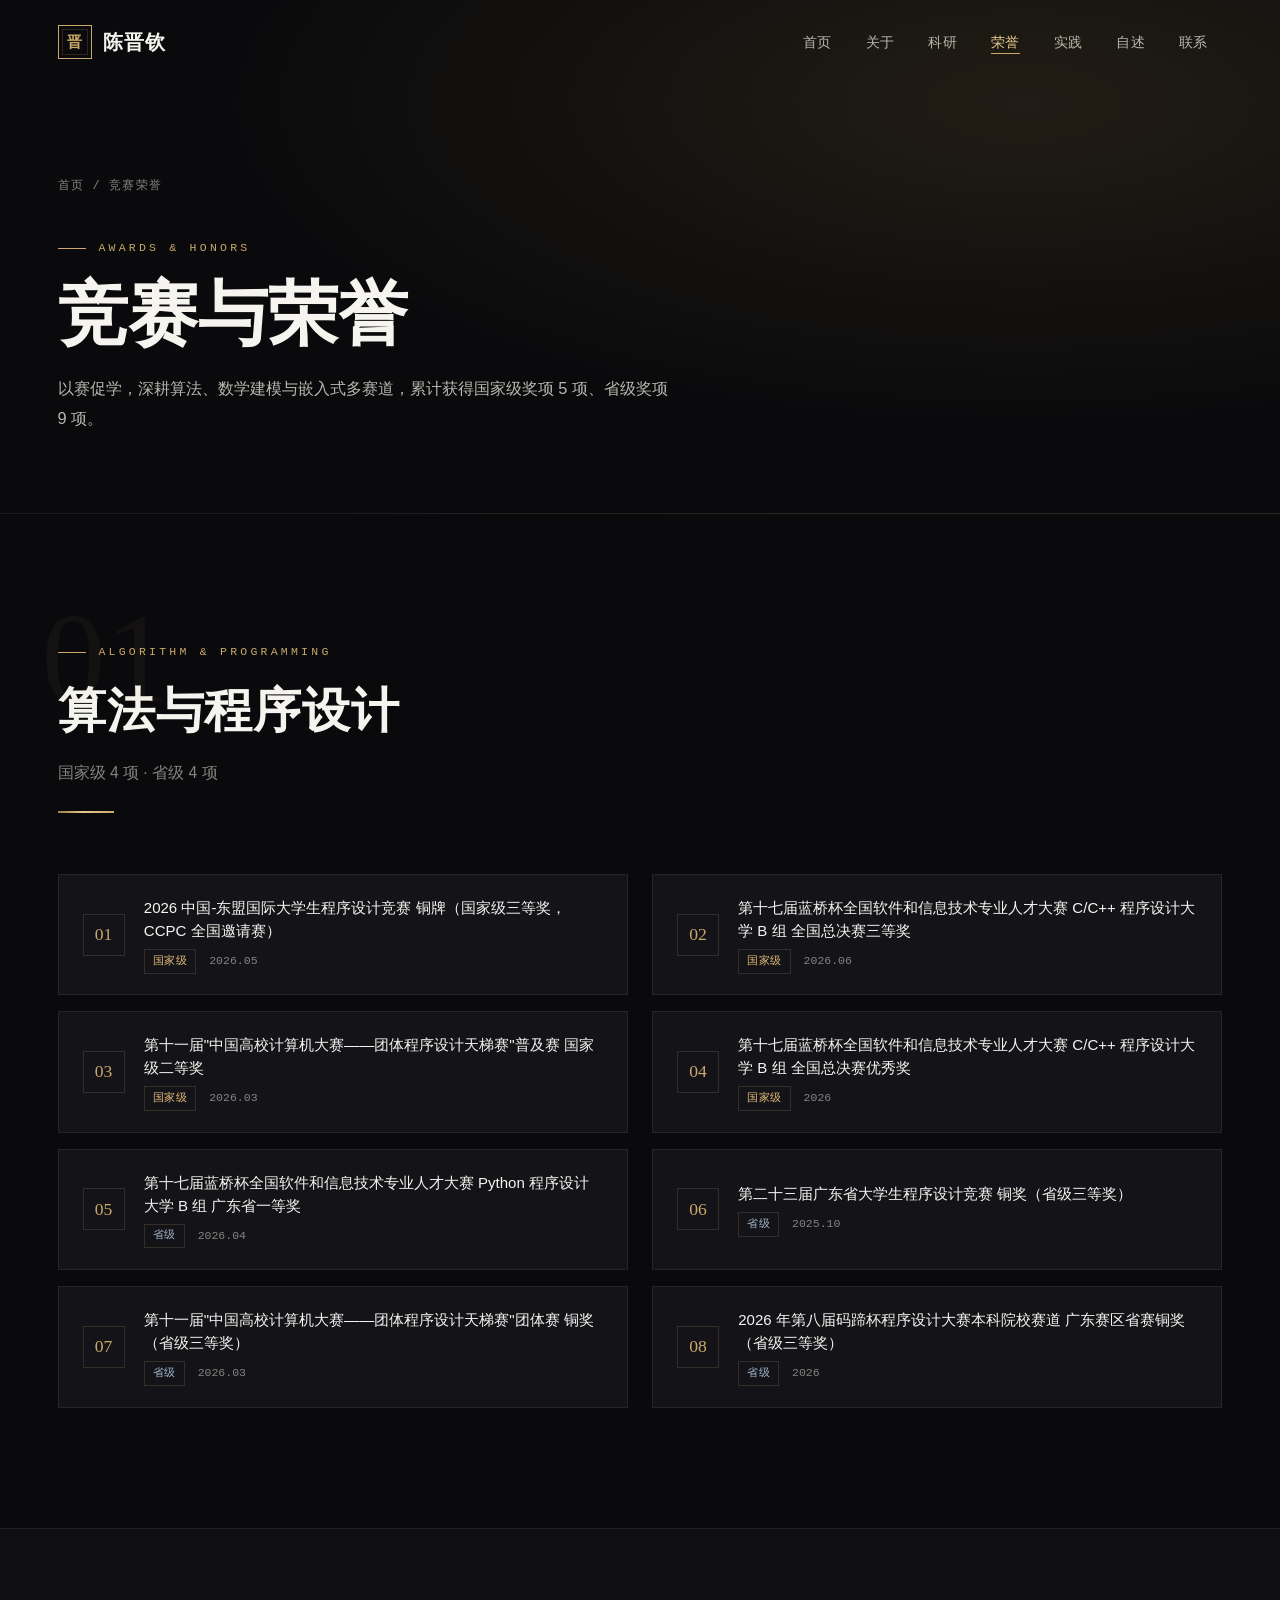
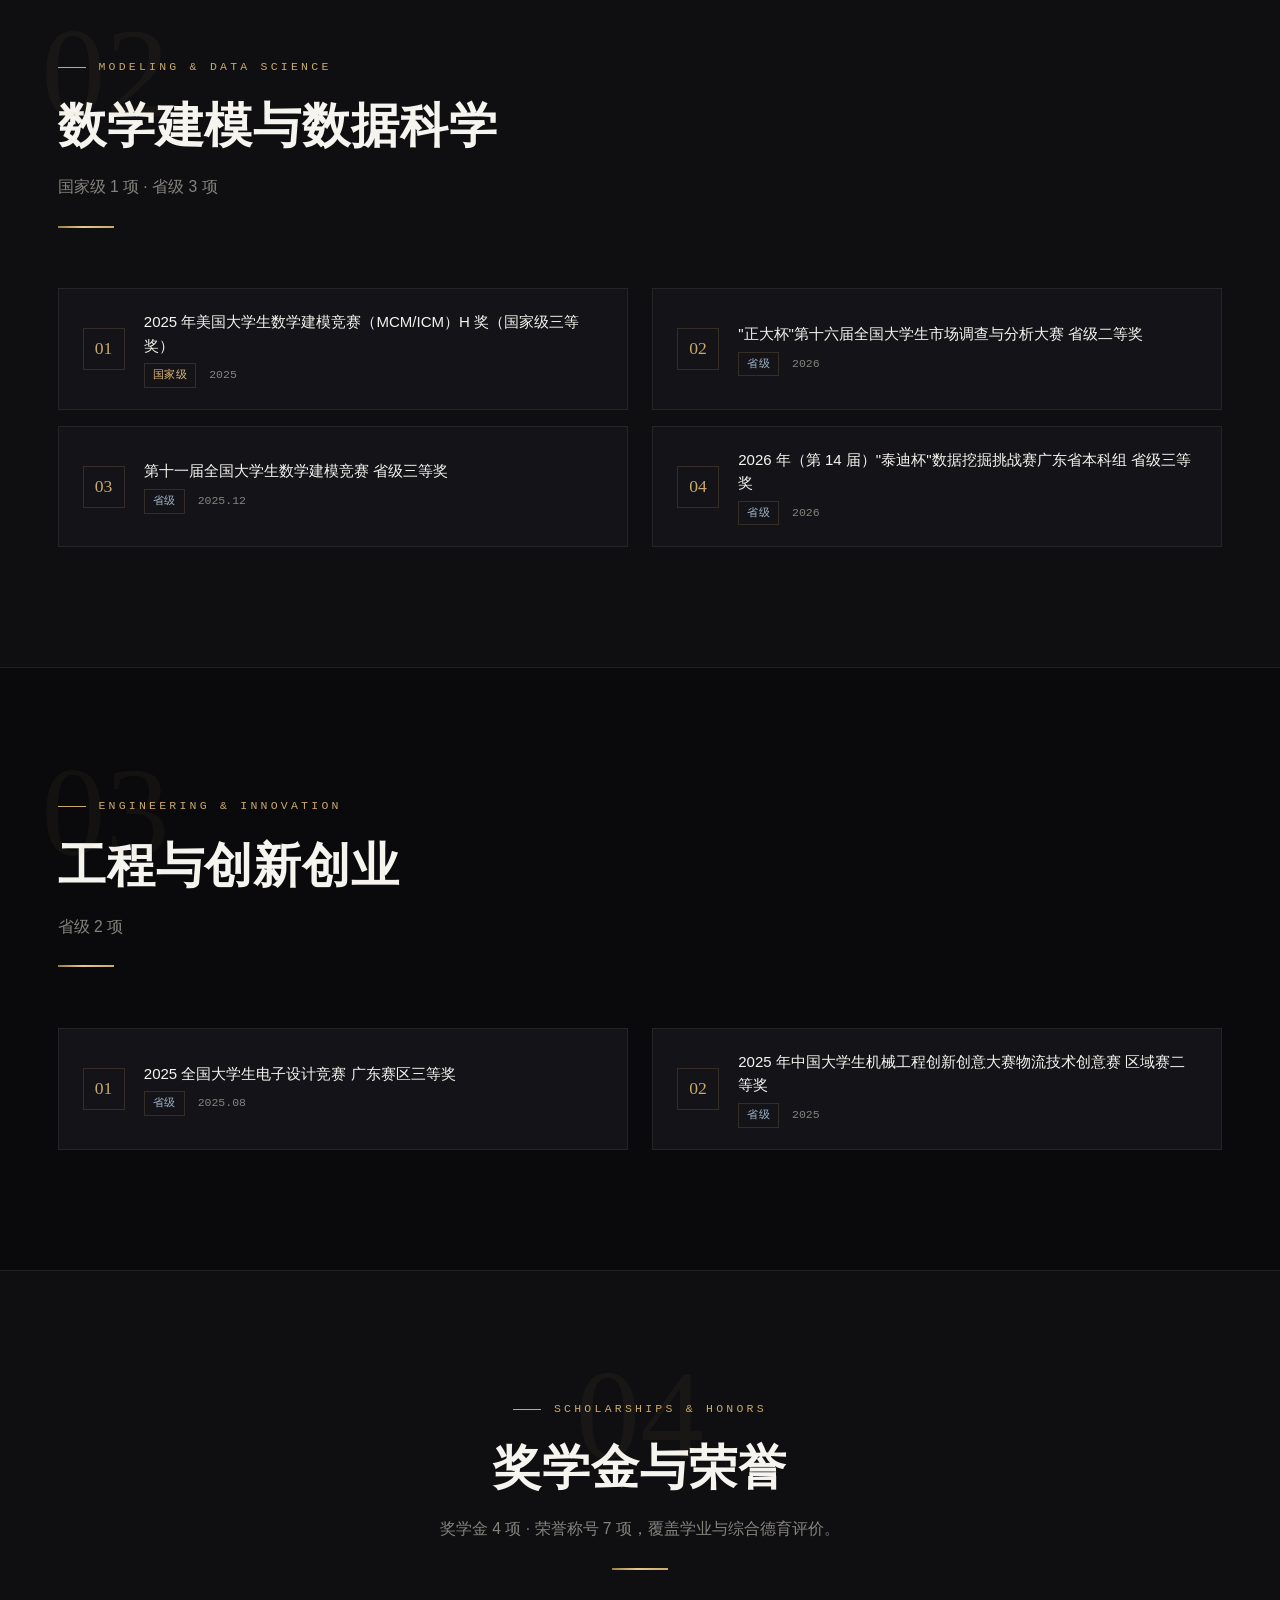
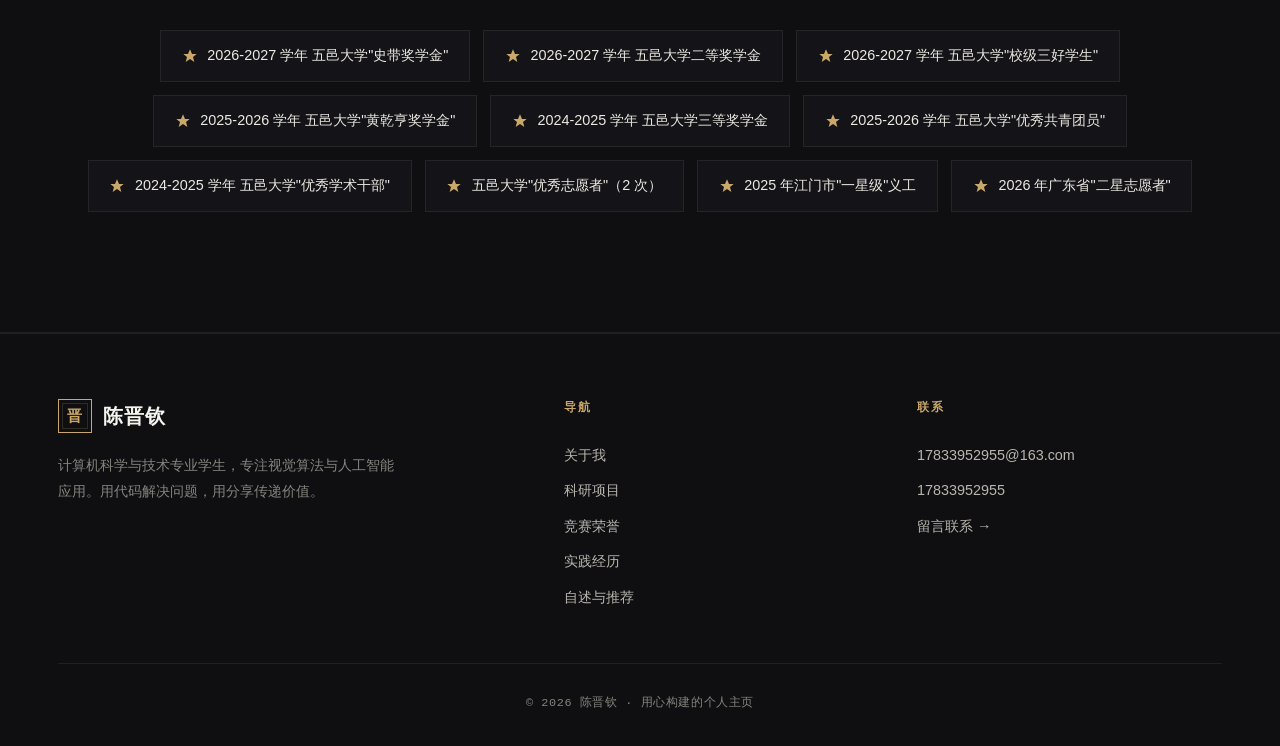
<file: awards.html>
<!DOCTYPE html>
<html lang="zh-CN">
<head>
<meta charset="UTF-8">
<meta name="viewport" content="width=device-width, initial-scale=1.0">
<title>竞赛荣誉 · 陈晋钦</title>
<meta name="description" content="陈晋钦的学科竞赛获奖与个人荣誉：国家级 5 项、省级 9 项。">
<link rel="stylesheet" href="css/style.css">
</head>
<body>

<nav class="navbar scrolled">
  <div class="container">
    <a href="index.html" class="logo"><span class="mark">晋</span> 陈晋钦</a>
    <button class="hamburger" aria-label="菜单"><svg viewBox="0 0 24 24" fill="none" stroke="currentColor" stroke-width="1.5"><path d="M3 6h18M3 12h18M3 18h18"/></svg></button>
    <ul class="nav-links">
      <li><a href="index.html">首页</a></li><li><a href="about.html">关于</a></li><li><a href="projects.html">科研</a></li>
      <li><a href="awards.html">荣誉</a></li><li><a href="experience.html">实践</a></li><li><a href="statement.html">自述</a></li><li><a href="contact.html">联系</a></li>
    </ul>
  </div>
</nav>

<section class="page-hero">
  <div class="container">
    <div class="breadcrumb"><a href="index.html">首页</a> / 竞赛荣誉</div>
    <span class="eyebrow">Awards & Honors</span>
    <h1>竞赛与荣誉</h1>
    <p class="lede">以赛促学，深耕算法、数学建模与嵌入式多赛道，累计获得国家级奖项 5 项、省级奖项 9 项。</p>
  </div>
</section>

<section class="section">
  <div class="container">
    <div class="section-head reveal"><span class="section-num">01</span><span class="eyebrow">Algorithm & Programming</span><h2>算法与程序设计</h2><p class="sub">国家级 4 项 · 省级 4 项</p><div class="gold-rule"></div></div>
    <div class="awards-grid">
      <div class="award-item reveal"><div class="award-medal">01</div><div class="award-info"><div class="award-name">2026 中国-东盟国际大学生程序设计竞赛 铜牌（国家级三等奖，CCPC 全国邀请赛）</div><div class="award-meta"><span class="level-badge level-national">国家级</span><span>2026.05</span></div></div></div>
      <div class="award-item reveal"><div class="award-medal">02</div><div class="award-info"><div class="award-name">第十七届蓝桥杯全国软件和信息技术专业人才大赛 C/C++ 程序设计大学 B 组 全国总决赛三等奖</div><div class="award-meta"><span class="level-badge level-national">国家级</span><span>2026.06</span></div></div></div>
      <div class="award-item reveal"><div class="award-medal">03</div><div class="award-info"><div class="award-name">第十一届"中国高校计算机大赛——团体程序设计天梯赛"普及赛 国家级二等奖</div><div class="award-meta"><span class="level-badge level-national">国家级</span><span>2026.03</span></div></div></div>
      <div class="award-item reveal"><div class="award-medal">04</div><div class="award-info"><div class="award-name">第十七届蓝桥杯全国软件和信息技术专业人才大赛 C/C++ 程序设计大学 B 组 全国总决赛优秀奖</div><div class="award-meta"><span class="level-badge level-national">国家级</span><span>2026</span></div></div></div>
      <div class="award-item reveal"><div class="award-medal">05</div><div class="award-info"><div class="award-name">第十七届蓝桥杯全国软件和信息技术专业人才大赛 Python 程序设计大学 B 组 广东省一等奖</div><div class="award-meta"><span class="level-badge level-provincial">省级</span><span>2026.04</span></div></div></div>
      <div class="award-item reveal"><div class="award-medal">06</div><div class="award-info"><div class="award-name">第二十三届广东省大学生程序设计竞赛 铜奖（省级三等奖）</div><div class="award-meta"><span class="level-badge level-provincial">省级</span><span>2025.10</span></div></div></div>
      <div class="award-item reveal"><div class="award-medal">07</div><div class="award-info"><div class="award-name">第十一届"中国高校计算机大赛——团体程序设计天梯赛"团体赛 铜奖（省级三等奖）</div><div class="award-meta"><span class="level-badge level-provincial">省级</span><span>2026.03</span></div></div></div>
      <div class="award-item reveal"><div class="award-medal">08</div><div class="award-info"><div class="award-name">2026 年第八届码蹄杯程序设计大赛本科院校赛道 广东赛区省赛铜奖（省级三等奖）</div><div class="award-meta"><span class="level-badge level-provincial">省级</span><span>2026</span></div></div></div>
    </div>
  </div>
</section>

<section class="section section-alt">
  <div class="container">
    <div class="section-head reveal"><span class="section-num">02</span><span class="eyebrow">Modeling & Data Science</span><h2>数学建模与数据科学</h2><p class="sub">国家级 1 项 · 省级 3 项</p><div class="gold-rule"></div></div>
    <div class="awards-grid">
      <div class="award-item reveal"><div class="award-medal">01</div><div class="award-info"><div class="award-name">2025 年美国大学生数学建模竞赛（MCM/ICM）H 奖（国家级三等奖）</div><div class="award-meta"><span class="level-badge level-national">国家级</span><span>2025</span></div></div></div>
      <div class="award-item reveal"><div class="award-medal">02</div><div class="award-info"><div class="award-name">"正大杯"第十六届全国大学生市场调查与分析大赛 省级二等奖</div><div class="award-meta"><span class="level-badge level-provincial">省级</span><span>2026</span></div></div></div>
      <div class="award-item reveal"><div class="award-medal">03</div><div class="award-info"><div class="award-name">第十一届全国大学生数学建模竞赛 省级三等奖</div><div class="award-meta"><span class="level-badge level-provincial">省级</span><span>2025.12</span></div></div></div>
      <div class="award-item reveal"><div class="award-medal">04</div><div class="award-info"><div class="award-name">2026 年（第 14 届）"泰迪杯"数据挖掘挑战赛广东省本科组 省级三等奖</div><div class="award-meta"><span class="level-badge level-provincial">省级</span><span>2026</span></div></div></div>
    </div>
  </div>
</section>

<section class="section">
  <div class="container">
    <div class="section-head reveal"><span class="section-num">03</span><span class="eyebrow">Engineering & Innovation</span><h2>工程与创新创业</h2><p class="sub">省级 2 项</p><div class="gold-rule"></div></div>
    <div class="awards-grid">
      <div class="award-item reveal"><div class="award-medal">01</div><div class="award-info"><div class="award-name">2025 全国大学生电子设计竞赛 广东赛区三等奖</div><div class="award-meta"><span class="level-badge level-provincial">省级</span><span>2025.08</span></div></div></div>
      <div class="award-item reveal"><div class="award-medal">02</div><div class="award-info"><div class="award-name">2025 年中国大学生机械工程创新创意大赛物流技术创意赛 区域赛二等奖</div><div class="award-meta"><span class="level-badge level-provincial">省级</span><span>2025</span></div></div></div>
    </div>
  </div>
</section>

<section class="section section-alt">
  <div class="container">
    <div class="section-head center reveal"><span class="section-num">04</span><span class="eyebrow">Scholarships & Honors</span><h2>奖学金与荣誉</h2><p class="sub">奖学金 4 项 · 荣誉称号 7 项，覆盖学业与综合德育评价。</p><div class="gold-rule"></div></div>
    <div class="honor-pills">
      <div class="honor-pill reveal"><svg viewBox="0 0 24 24" fill="currentColor"><path d="M12 2l3 7h7l-5.5 4.5L18.5 21 12 16.5 5.5 21l2-7.5L2 9h7z"/></svg> 2026-2027 学年 五邑大学"史带奖学金"</div>
      <div class="honor-pill reveal"><svg viewBox="0 0 24 24" fill="currentColor"><path d="M12 2l3 7h7l-5.5 4.5L18.5 21 12 16.5 5.5 21l2-7.5L2 9h7z"/></svg> 2026-2027 学年 五邑大学二等奖学金</div>
      <div class="honor-pill reveal"><svg viewBox="0 0 24 24" fill="currentColor"><path d="M12 2l3 7h7l-5.5 4.5L18.5 21 12 16.5 5.5 21l2-7.5L2 9h7z"/></svg> 2026-2027 学年 五邑大学"校级三好学生"</div>
      <div class="honor-pill reveal"><svg viewBox="0 0 24 24" fill="currentColor"><path d="M12 2l3 7h7l-5.5 4.5L18.5 21 12 16.5 5.5 21l2-7.5L2 9h7z"/></svg> 2025-2026 学年 五邑大学"黄乾亨奖学金"</div>
      <div class="honor-pill reveal"><svg viewBox="0 0 24 24" fill="currentColor"><path d="M12 2l3 7h7l-5.5 4.5L18.5 21 12 16.5 5.5 21l2-7.5L2 9h7z"/></svg> 2024-2025 学年 五邑大学三等奖学金</div>
      <div class="honor-pill reveal"><svg viewBox="0 0 24 24" fill="currentColor"><path d="M12 2l3 7h7l-5.5 4.5L18.5 21 12 16.5 5.5 21l2-7.5L2 9h7z"/></svg> 2025-2026 学年 五邑大学"优秀共青团员"</div>
      <div class="honor-pill reveal"><svg viewBox="0 0 24 24" fill="currentColor"><path d="M12 2l3 7h7l-5.5 4.5L18.5 21 12 16.5 5.5 21l2-7.5L2 9h7z"/></svg> 2024-2025 学年 五邑大学"优秀学术干部"</div>
      <div class="honor-pill reveal"><svg viewBox="0 0 24 24" fill="currentColor"><path d="M12 2l3 7h7l-5.5 4.5L18.5 21 12 16.5 5.5 21l2-7.5L2 9h7z"/></svg> 五邑大学"优秀志愿者"（2 次）</div>
      <div class="honor-pill reveal"><svg viewBox="0 0 24 24" fill="currentColor"><path d="M12 2l3 7h7l-5.5 4.5L18.5 21 12 16.5 5.5 21l2-7.5L2 9h7z"/></svg> 2025 年江门市"一星级"义工</div>
      <div class="honor-pill reveal"><svg viewBox="0 0 24 24" fill="currentColor"><path d="M12 2l3 7h7l-5.5 4.5L18.5 21 12 16.5 5.5 21l2-7.5L2 9h7z"/></svg> 2026 年广东省"二星志愿者"</div>
    </div>
  </div>
</section>

<footer class="footer">
  <div class="container">
    <div class="footer-grid">
      <div class="footer-brand"><a href="index.html" class="logo"><span class="mark">晋</span> 陈晋钦</a><p>计算机科学与技术专业学生，专注视觉算法与人工智能应用。用代码解决问题，用分享传递价值。</p></div>
      <div class="footer-col"><h5>导航</h5><a href="about.html">关于我</a><a href="projects.html">科研项目</a><a href="awards.html">竞赛荣誉</a><a href="experience.html">实践经历</a><a href="statement.html">自述与推荐</a></div>
      <div class="footer-col"><h5>联系</h5><a href="mailto:17833952955@163.com">17833952955@163.com</a><a href="tel:17833952955">17833952955</a><a href="contact.html">留言联系 →</a></div>
    </div>
    <div class="footer-bottom">© <span id="year"></span> 陈晋钦 · 用心构建的个人主页</div>
  </div>
</footer>
<button id="toTop" aria-label="返回顶部"><svg viewBox="0 0 24 24" fill="none" stroke="currentColor" stroke-width="2"><path d="M12 19V5M5 12l7-7 7 7"/></svg></button>

<script>document.getElementById('year').textContent = new Date().getFullYear();</script>
<script src="js/main.js"></script>
</body>
</html>
</file>
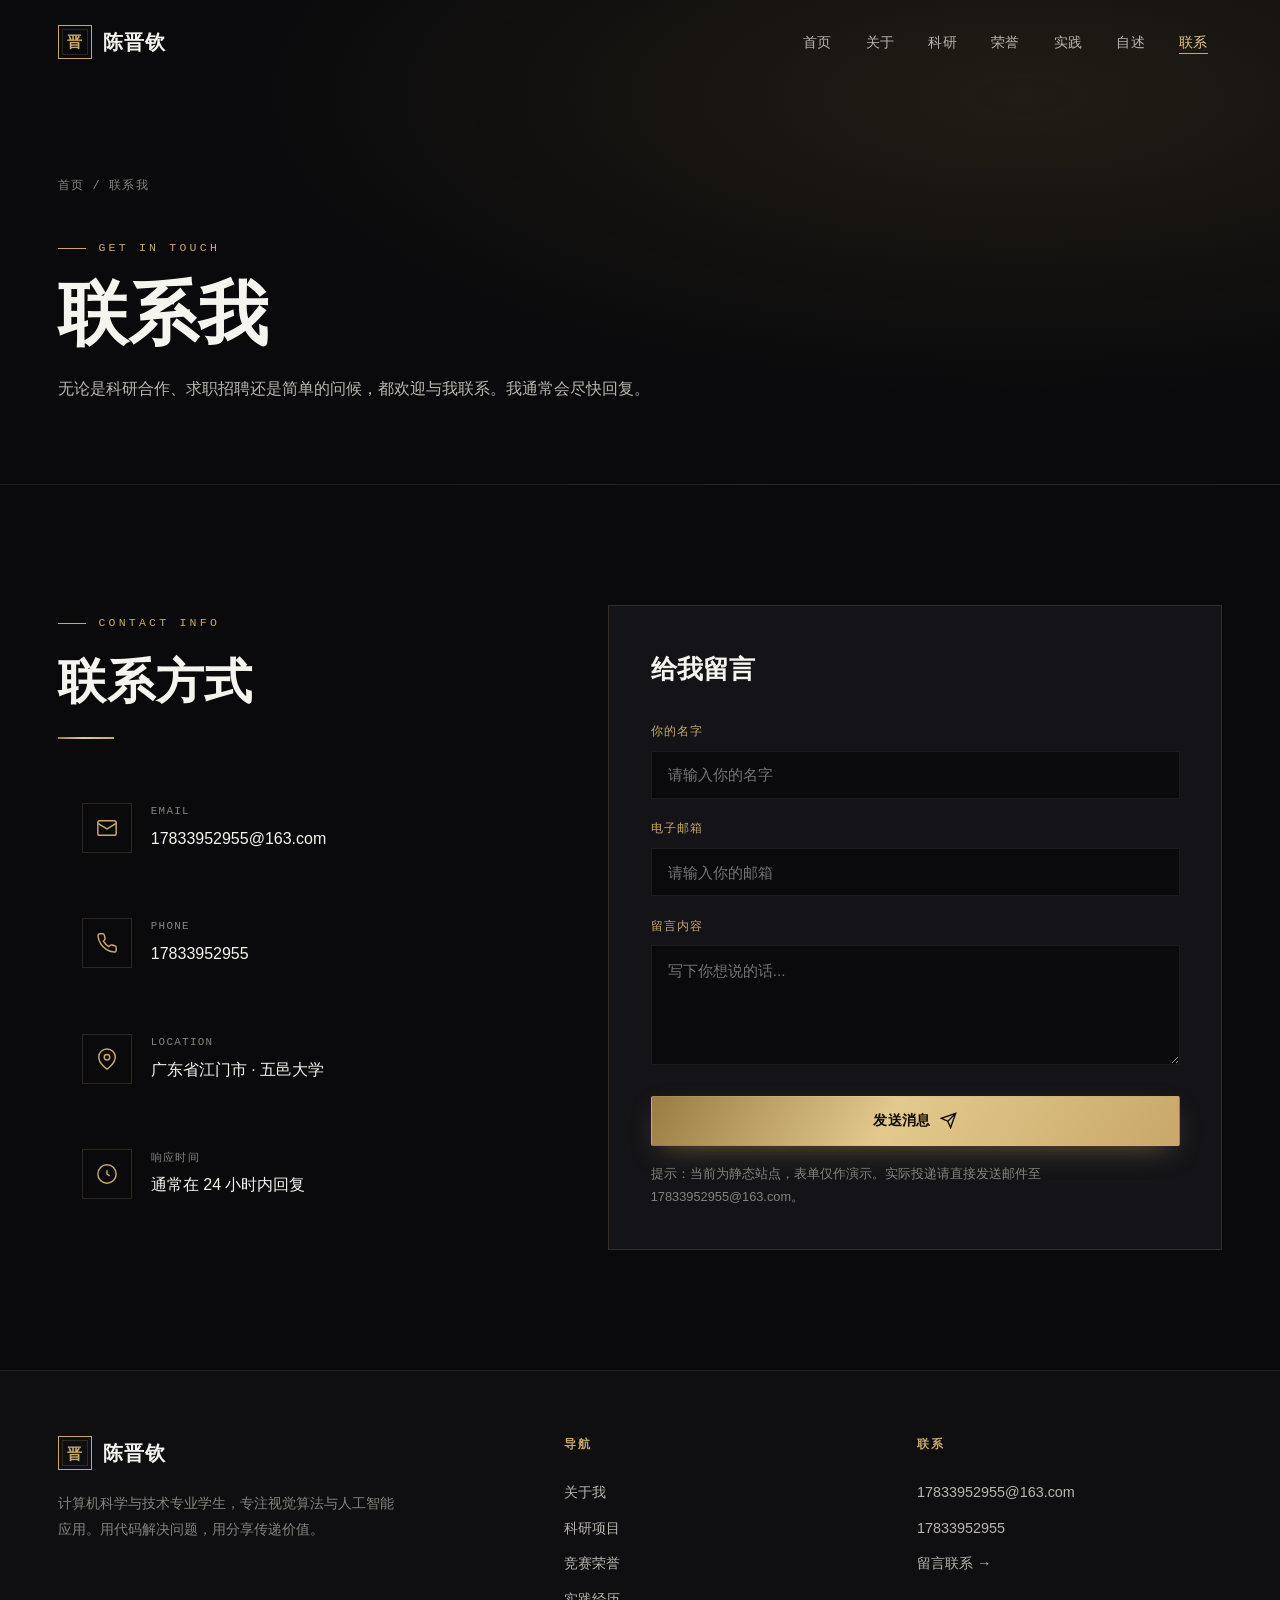
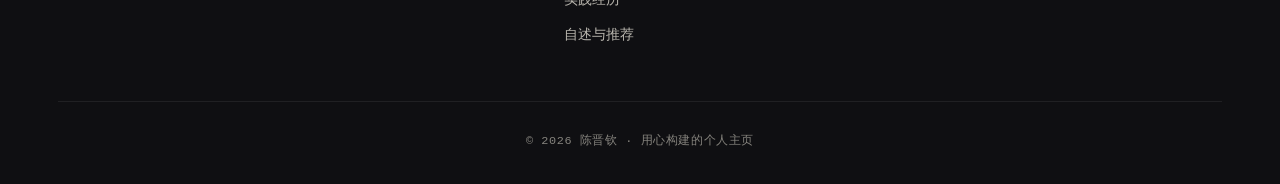
<file: contact.html>
<!DOCTYPE html>
<html lang="zh-CN">
<head>
<meta charset="UTF-8">
<meta name="viewport" content="width=device-width, initial-scale=1.0">
<title>联系我 · 陈晋钦</title>
<meta name="description" content="联系陈晋钦 — 邮箱、电话与留言方式。">
<link rel="stylesheet" href="css/style.css">
</head>
<body>

<nav class="navbar scrolled">
  <div class="container">
    <a href="index.html" class="logo"><span class="mark">晋</span> 陈晋钦</a>
    <button class="hamburger" aria-label="菜单"><svg viewBox="0 0 24 24" fill="none" stroke="currentColor" stroke-width="1.5"><path d="M3 6h18M3 12h18M3 18h18"/></svg></button>
    <ul class="nav-links">
      <li><a href="index.html">首页</a></li><li><a href="about.html">关于</a></li><li><a href="projects.html">科研</a></li>
      <li><a href="awards.html">荣誉</a></li><li><a href="experience.html">实践</a></li><li><a href="statement.html">自述</a></li><li><a href="contact.html">联系</a></li>
    </ul>
  </div>
</nav>

<section class="page-hero">
  <div class="container">
    <div class="breadcrumb"><a href="index.html">首页</a> / 联系我</div>
    <span class="eyebrow">Get In Touch</span>
    <h1>联系我</h1>
    <p class="lede">无论是科研合作、求职招聘还是简单的问候，都欢迎与我联系。我通常会尽快回复。</p>
  </div>
</section>

<section class="section">
  <div class="container">
    <div class="contact-wrap">
      <div>
        <div class="section-head reveal" style="margin-bottom:2.4rem"><span class="eyebrow">Contact Info</span><h2>联系方式</h2><div class="gold-rule"></div></div>
        <div class="contact-card card reveal">
          <div class="cico"><svg viewBox="0 0 24 24" fill="none" stroke="currentColor" stroke-width="1.6"><rect x="2" y="4" width="20" height="16" rx="2"/><path d="M2 7l10 6 10-6"/></svg></div>
          <div><div class="clbl">Email</div><div class="cval"><a href="mailto:17833952955@163.com">17833952955@163.com</a></div></div>
        </div>
        <div class="contact-card card reveal">
          <div class="cico"><svg viewBox="0 0 24 24" fill="none" stroke="currentColor" stroke-width="1.6"><path d="M22 16.92v3a2 2 0 01-2.18 2 19.8 19.8 0 01-8.63-3.07 19.5 19.5 0 01-6-6A19.8 19.8 0 012.12 4.18 2 2 0 014.11 2h3a2 2 0 012 1.72c.13.96.36 1.9.7 2.81a2 2 0 01-.45 2.11L8.09 9.91a16 16 0 006 6l1.27-1.27a2 2 0 012.11-.45c.91.34 1.85.57 2.81.7A2 2 0 0122 16.92z"/></svg></div>
          <div><div class="clbl">Phone</div><div class="cval"><a href="tel:17833952955">17833952955</a></div></div>
        </div>
        <div class="contact-card card reveal">
          <div class="cico"><svg viewBox="0 0 24 24" fill="none" stroke="currentColor" stroke-width="1.6"><path d="M21 10c0 7-9 13-9 13s-9-6-9-13a9 9 0 0118 0z"/><circle cx="12" cy="10" r="3"/></svg></div>
          <div><div class="clbl">Location</div><div class="cval">广东省江门市 · 五邑大学</div></div>
        </div>
        <div class="contact-card card reveal">
          <div class="cico"><svg viewBox="0 0 24 24" fill="none" stroke="currentColor" stroke-width="1.6"><circle cx="12" cy="12" r="10"/><path d="M12 8v4l3 2"/></svg></div>
          <div><div class="clbl">响应时间</div><div class="cval">通常在 24 小时内回复</div></div>
        </div>
      </div>
      <div class="contact-form reveal">
        <h3>给我留言</h3>
        <form id="contactForm">
          <div class="form-group"><label for="name">你的名字</label><input type="text" id="name" required placeholder="请输入你的名字"></div>
          <div class="form-group"><label for="email">电子邮箱</label><input type="email" id="email" required placeholder="请输入你的邮箱"></div>
          <div class="form-group"><label for="message">留言内容</label><textarea id="message" required placeholder="写下你想说的话..."></textarea></div>
          <button type="submit" class="btn btn-gold" style="width:100%;justify-content:center">发送消息
            <svg viewBox="0 0 24 24" fill="none" stroke="currentColor" stroke-width="2"><path d="M22 2L11 13M22 2l-7 20-4-9-9-4 20-7z"/></svg>
          </button>
          <p class="form-note">提示：当前为静态站点，表单仅作演示。实际投递请直接发送邮件至 17833952955@163.com。</p>
        </form>
      </div>
    </div>
  </div>
</section>

<footer class="footer">
  <div class="container">
    <div class="footer-grid">
      <div class="footer-brand"><a href="index.html" class="logo"><span class="mark">晋</span> 陈晋钦</a><p>计算机科学与技术专业学生，专注视觉算法与人工智能应用。用代码解决问题，用分享传递价值。</p></div>
      <div class="footer-col"><h5>导航</h5><a href="about.html">关于我</a><a href="projects.html">科研项目</a><a href="awards.html">竞赛荣誉</a><a href="experience.html">实践经历</a><a href="statement.html">自述与推荐</a></div>
      <div class="footer-col"><h5>联系</h5><a href="mailto:17833952955@163.com">17833952955@163.com</a><a href="tel:17833952955">17833952955</a><a href="contact.html">留言联系 →</a></div>
    </div>
    <div class="footer-bottom">© <span id="year"></span> 陈晋钦 · 用心构建的个人主页</div>
  </div>
</footer>
<button id="toTop" aria-label="返回顶部"><svg viewBox="0 0 24 24" fill="none" stroke="currentColor" stroke-width="2"><path d="M12 19V5M5 12l7-7 7 7"/></svg></button>
<script>document.getElementById('year').textContent = new Date().getFullYear();</script>
<script src="js/main.js"></script>
</body>
</html>
</file>
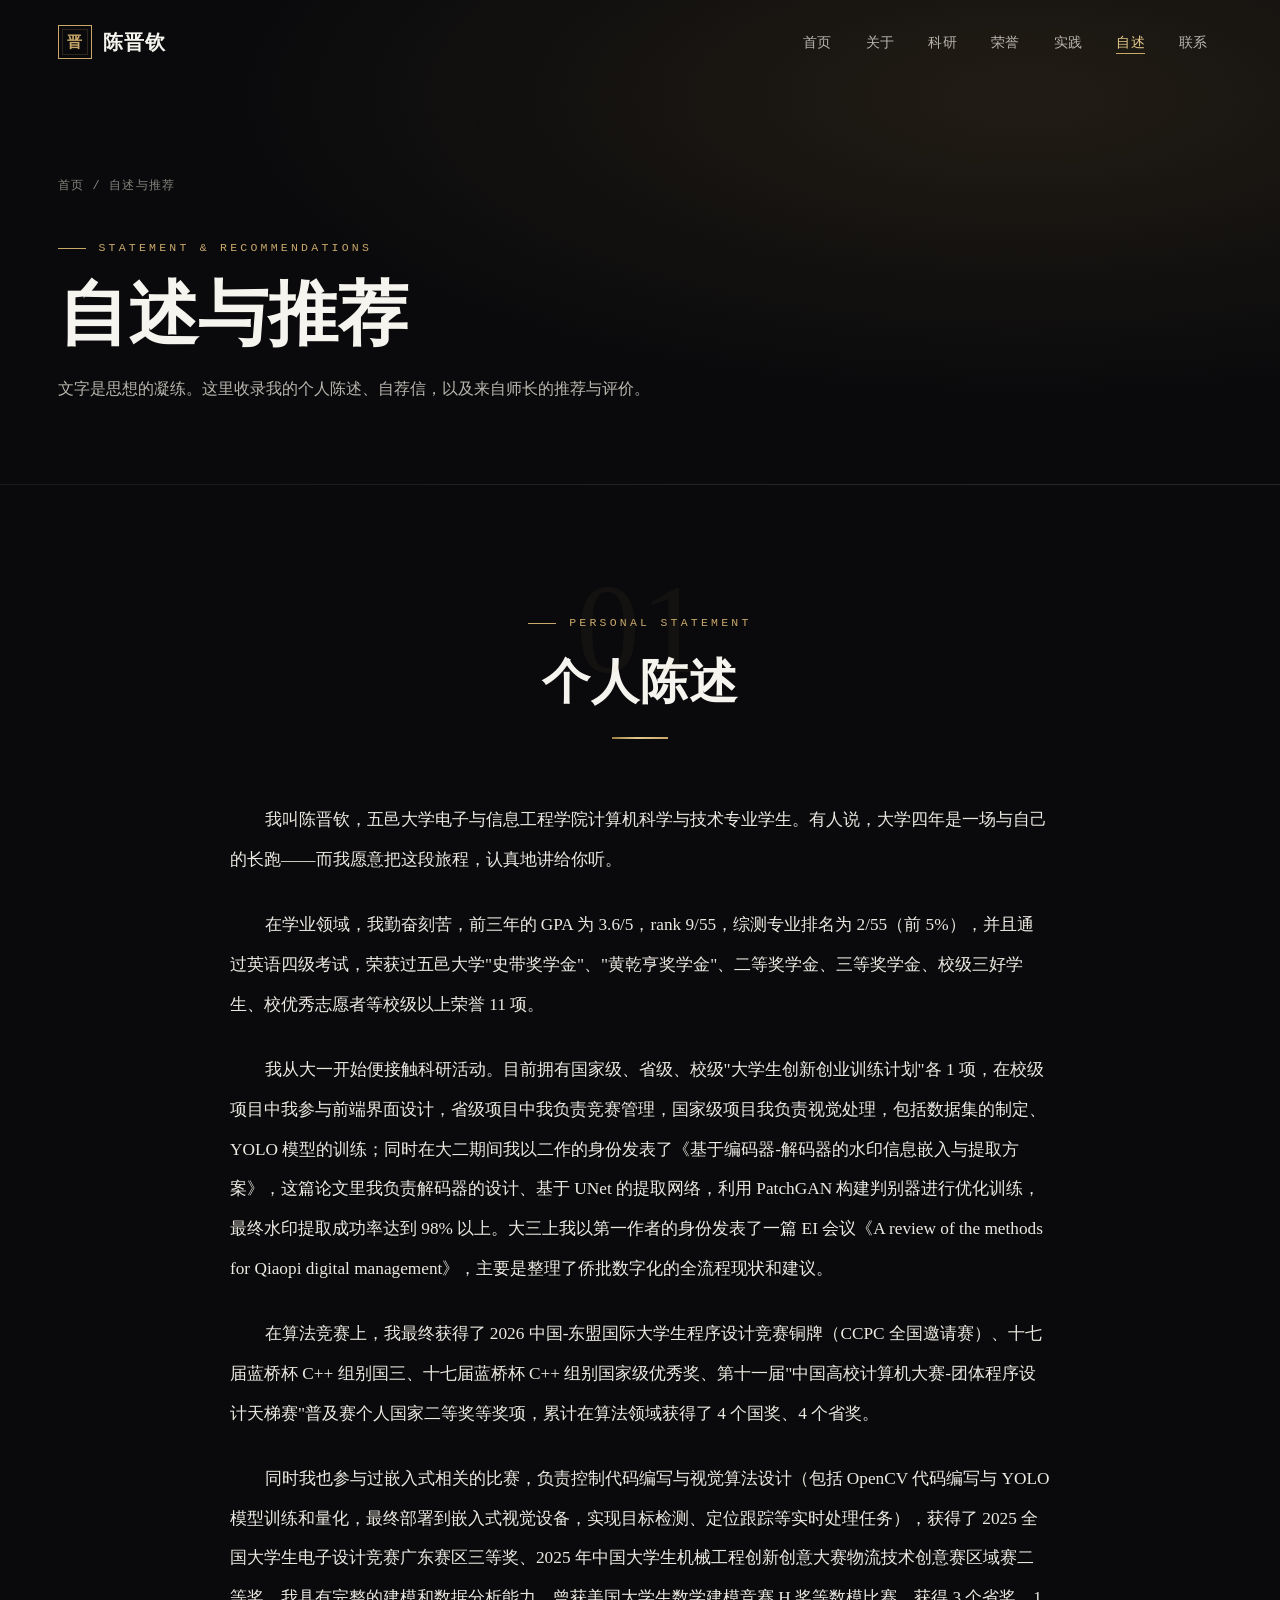
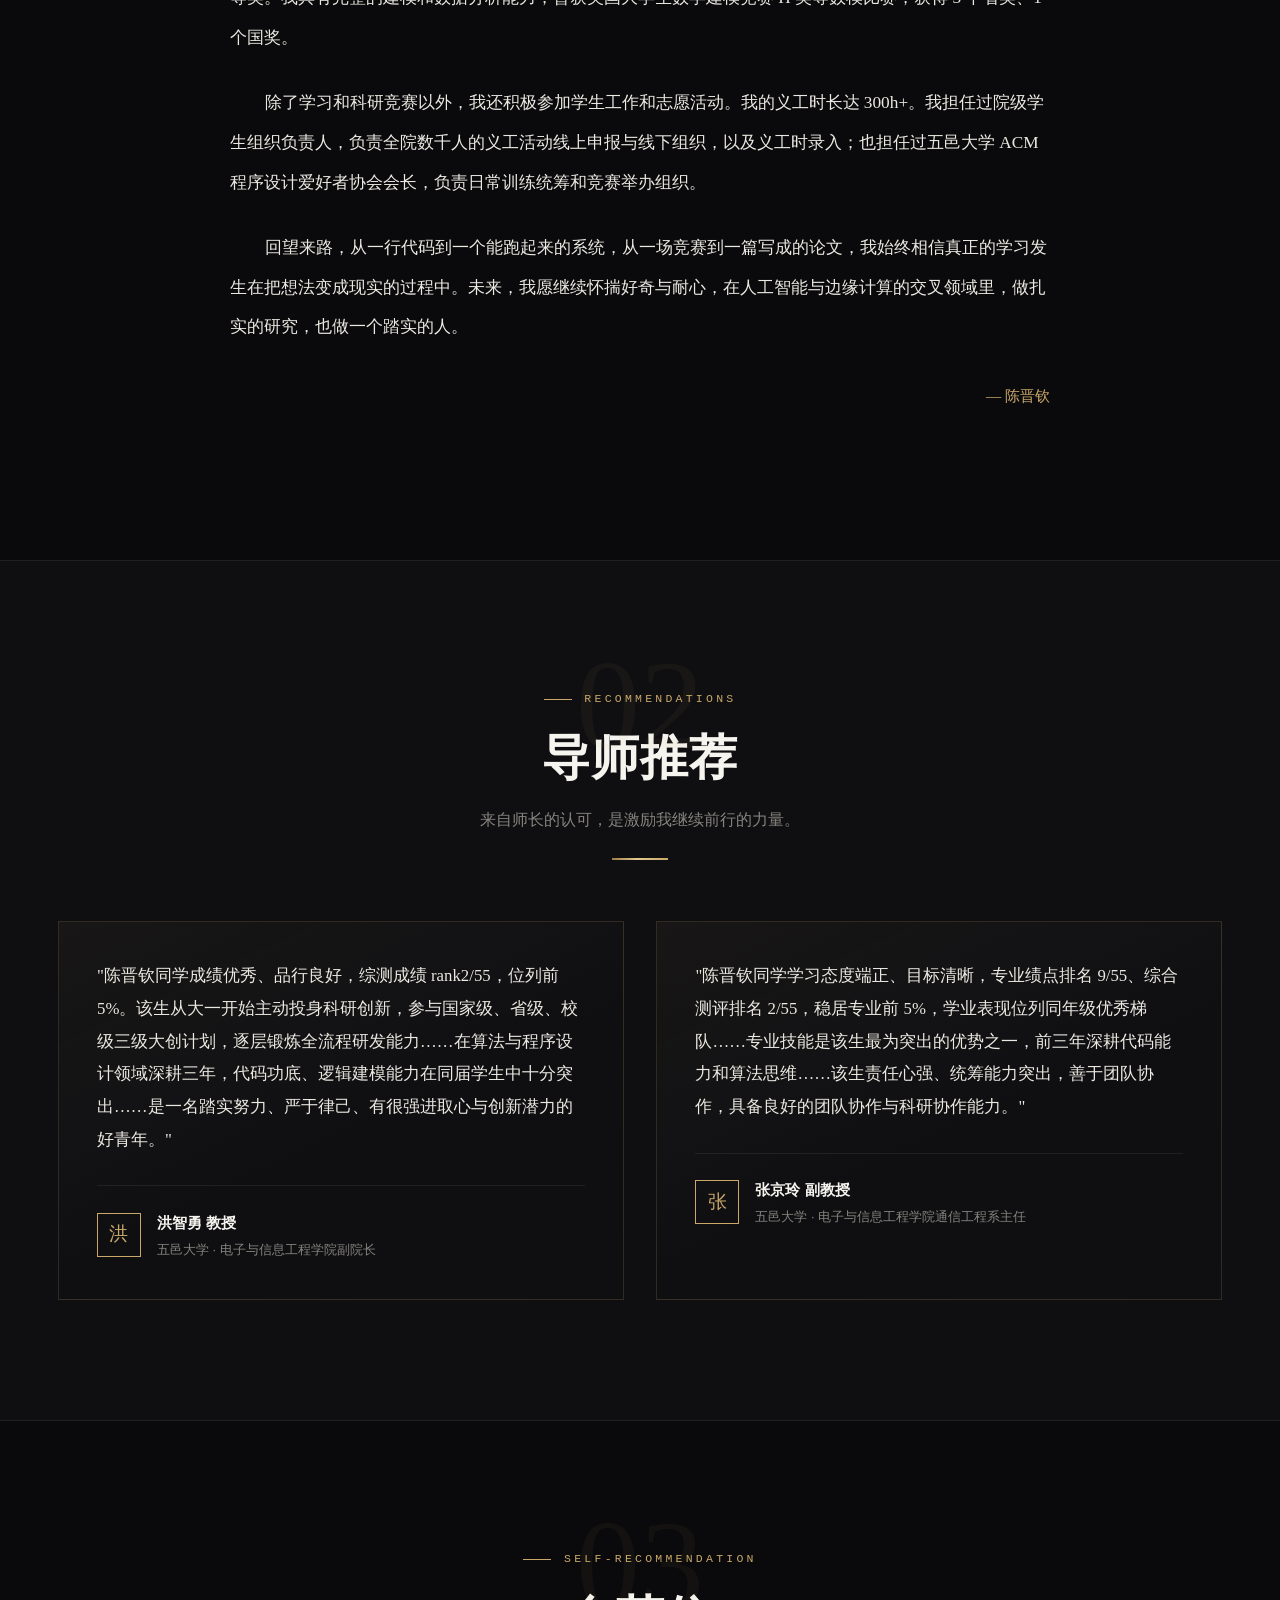
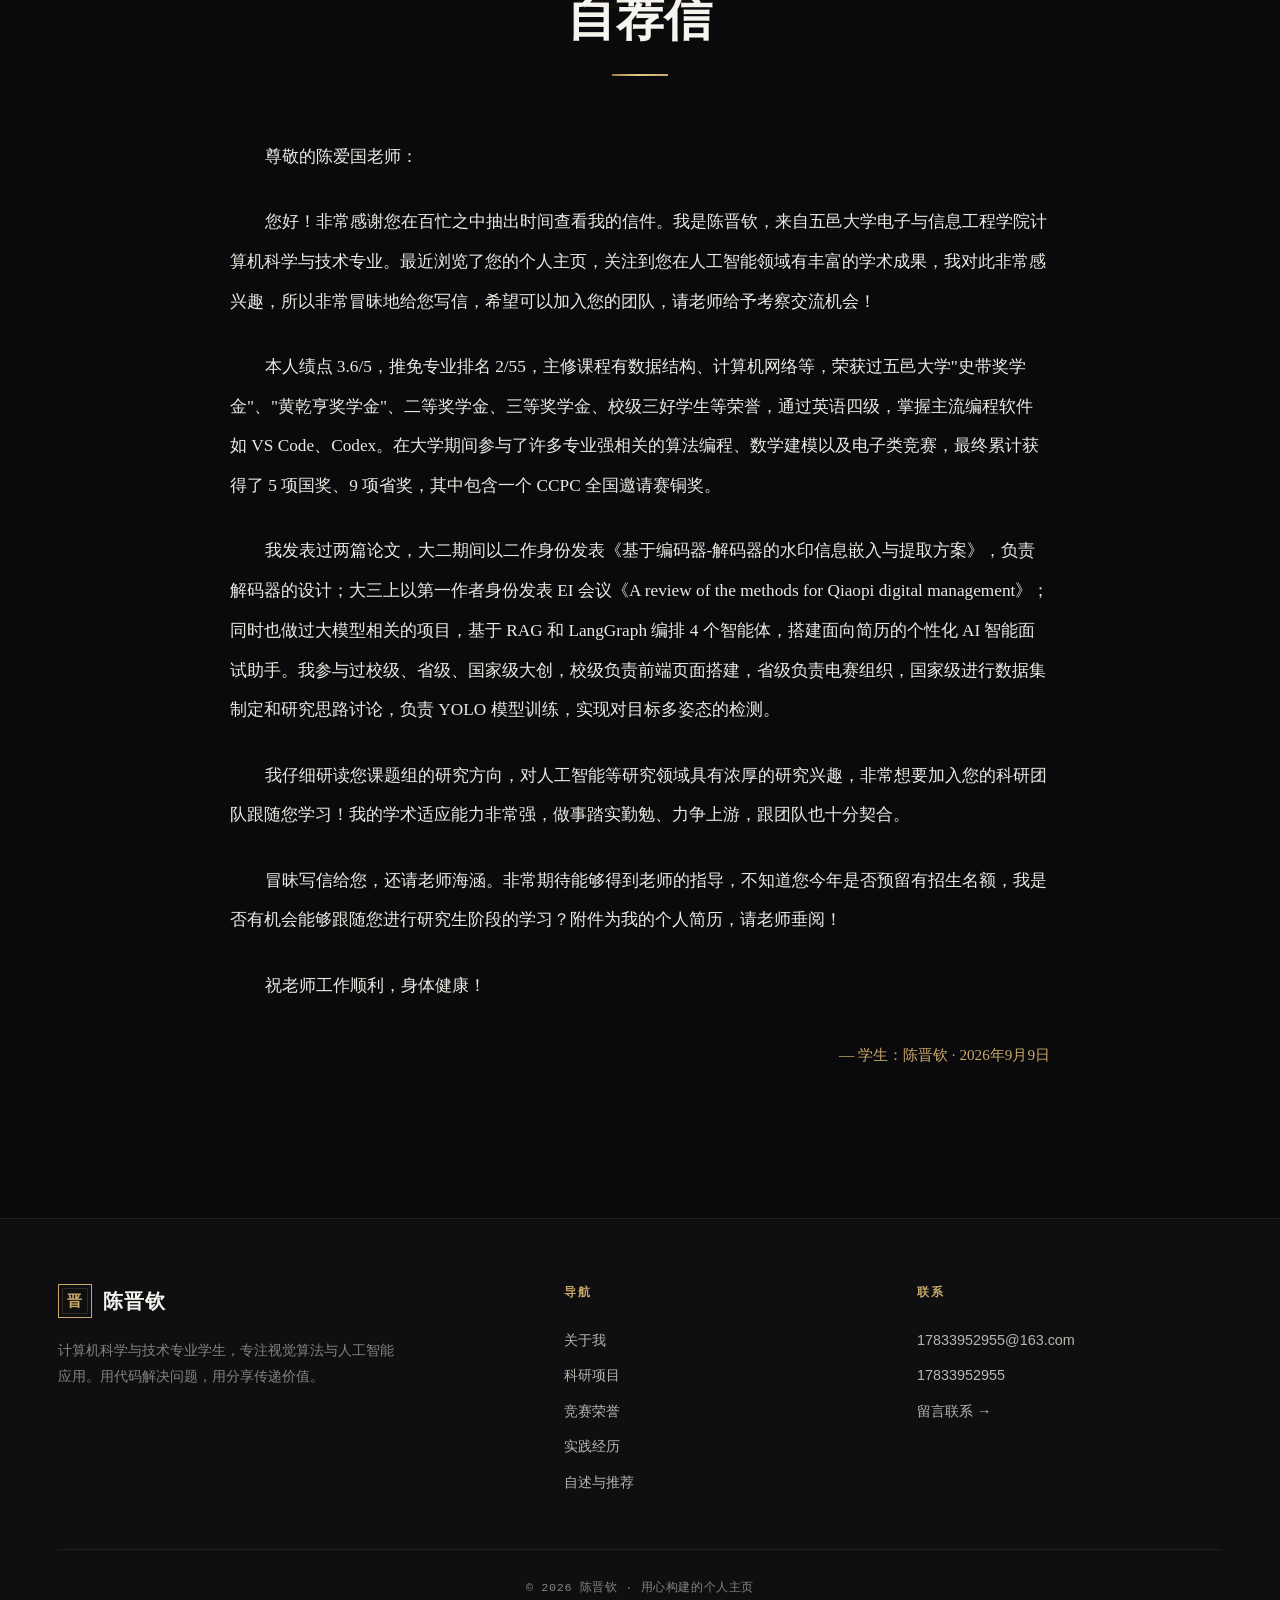
<file: statement.html>
<!DOCTYPE html>
<html lang="zh-CN">
<head>
<meta charset="UTF-8">
<meta name="viewport" content="width=device-width, initial-scale=1.0">
<title>自述与推荐 · 陈晋钦</title>
<meta name="description" content="陈晋钦的个人陈述、自荐信与导师推荐信。">
<link rel="stylesheet" href="css/style.css">
</head>
<body>

<nav class="navbar scrolled">
  <div class="container">
    <a href="index.html" class="logo"><span class="mark">晋</span> 陈晋钦</a>
    <button class="hamburger" aria-label="菜单"><svg viewBox="0 0 24 24" fill="none" stroke="currentColor" stroke-width="1.5"><path d="M3 6h18M3 12h18M3 18h18"/></svg></button>
    <ul class="nav-links">
      <li><a href="index.html">首页</a></li><li><a href="about.html">关于</a></li><li><a href="projects.html">科研</a></li>
      <li><a href="awards.html">荣誉</a></li><li><a href="experience.html">实践</a></li><li><a href="statement.html">自述</a></li><li><a href="contact.html">联系</a></li>
    </ul>
  </div>
</nav>

<section class="page-hero">
  <div class="container">
    <div class="breadcrumb"><a href="index.html">首页</a> / 自述与推荐</div>
    <span class="eyebrow">Statement & Recommendations</span>
    <h1>自述与推荐</h1>
    <p class="lede">文字是思想的凝练。这里收录我的个人陈述、自荐信，以及来自师长的推荐与评价。</p>
  </div>
</section>

<!-- PERSONAL STATEMENT -->
<section class="section">
  <div class="container">
    <div class="section-head center reveal"><span class="section-num">01</span><span class="eyebrow">Personal Statement</span><h2>个人陈述</h2><div class="gold-rule"></div></div>
    <div class="statement-body reveal">
      <p>我叫陈晋钦，五邑大学电子与信息工程学院计算机科学与技术专业学生。有人说，大学四年是一场与自己的长跑——而我愿意把这段旅程，认真地讲给你听。</p>
      <p>在学业领域，我勤奋刻苦，前三年的 GPA 为 3.6/5，rank 9/55，综测专业排名为 2/55（前 5%），并且通过英语四级考试，荣获过五邑大学"史带奖学金"、"黄乾亨奖学金"、二等奖学金、三等奖学金、校级三好学生、校优秀志愿者等校级以上荣誉 11 项。</p>
      <p>我从大一开始便接触科研活动。目前拥有国家级、省级、校级"大学生创新创业训练计划"各 1 项，在校级项目中我参与前端界面设计，省级项目中我负责竞赛管理，国家级项目我负责视觉处理，包括数据集的制定、YOLO 模型的训练；同时在大二期间我以二作的身份发表了《基于编码器-解码器的水印信息嵌入与提取方案》，这篇论文里我负责解码器的设计、基于 UNet 的提取网络，利用 PatchGAN 构建判别器进行优化训练，最终水印提取成功率达到 98% 以上。大三上我以第一作者的身份发表了一篇 EI 会议《A review of the methods for Qiaopi digital management》，主要是整理了侨批数字化的全流程现状和建议。</p>
      <p>在算法竞赛上，我最终获得了 2026 中国-东盟国际大学生程序设计竞赛铜牌（CCPC 全国邀请赛）、十七届蓝桥杯 C++ 组别国三、十七届蓝桥杯 C++ 组别国家级优秀奖、第十一届"中国高校计算机大赛-团体程序设计天梯赛"普及赛个人国家二等奖等奖项，累计在算法领域获得了 4 个国奖、4 个省奖。</p>
      <p>同时我也参与过嵌入式相关的比赛，负责控制代码编写与视觉算法设计（包括 OpenCV 代码编写与 YOLO 模型训练和量化，最终部署到嵌入式视觉设备，实现目标检测、定位跟踪等实时处理任务），获得了 2025 全国大学生电子设计竞赛广东赛区三等奖、2025 年中国大学生机械工程创新创意大赛物流技术创意赛区域赛二等奖。我具有完整的建模和数据分析能力，曾获美国大学生数学建模竞赛 H 奖等数模比赛，获得 3 个省奖、1 个国奖。</p>
      <p>除了学习和科研竞赛以外，我还积极参加学生工作和志愿活动。我的义工时长达 300h+。我担任过院级学生组织负责人，负责全院数千人的义工活动线上申报与线下组织，以及义工时录入；也担任过五邑大学 ACM 程序设计爱好者协会会长，负责日常训练统筹和竞赛举办组织。</p>
      <p>回望来路，从一行代码到一个能跑起来的系统，从一场竞赛到一篇写成的论文，我始终相信真正的学习发生在把想法变成现实的过程中。未来，我愿继续怀揣好奇与耐心，在人工智能与边缘计算的交叉领域里，做扎实的研究，也做一个踏实的人。</p>
      <p class="sign">— 陈晋钦</p>
    </div>
  </div>
</section>

<!-- RECOMMENDATIONS -->
<section class="section section-alt">
  <div class="container">
    <div class="section-head center reveal"><span class="section-num">02</span><span class="eyebrow">Recommendations</span><h2>导师推荐</h2><p class="sub">来自师长的认可，是激励我继续前行的力量。</p><div class="gold-rule"></div></div>
    <div class="testimonials">
      <div class="testimonial reveal">
        <p class="quote">"陈晋钦同学成绩优秀、品行良好，综测成绩 rank2/55，位列前 5%。该生从大一开始主动投身科研创新，参与国家级、省级、校级三级大创计划，逐层锻炼全流程研发能力……在算法与程序设计领域深耕三年，代码功底、逻辑建模能力在同届学生中十分突出……是一名踏实努力、严于律己、有很强进取心与创新潜力的好青年。"</p>
        <div class="who">
          <div class="avatar-m">洪</div>
          <div><div class="n">洪智勇 教授</div><div class="t">五邑大学 · 电子与信息工程学院副院长</div></div>
        </div>
      </div>
      <div class="testimonial reveal">
        <p class="quote">"陈晋钦同学学习态度端正、目标清晰，专业绩点排名 9/55、综合测评排名 2/55，稳居专业前 5%，学业表现位列同年级优秀梯队……专业技能是该生最为突出的优势之一，前三年深耕代码能力和算法思维……该生责任心强、统筹能力突出，善于团队协作，具备良好的团队协作与科研协作能力。"</p>
        <div class="who">
          <div class="avatar-m">张</div>
          <div><div class="n">张京玲 副教授</div><div class="t">五邑大学 · 电子与信息工程学院通信工程系主任</div></div>
        </div>
      </div>
    </div>
  </div>
</section>

<!-- SELF RECOMMENDATION LETTER -->
<section class="section">
  <div class="container">
    <div class="section-head center reveal"><span class="section-num">03</span><span class="eyebrow">Self-recommendation</span><h2>自荐信</h2><div class="gold-rule"></div></div>
    <div class="statement-body reveal">
      <p>尊敬的陈爱国老师：</p>
      <p>您好！非常感谢您在百忙之中抽出时间查看我的信件。我是陈晋钦，来自五邑大学电子与信息工程学院计算机科学与技术专业。最近浏览了您的个人主页，关注到您在人工智能领域有丰富的学术成果，我对此非常感兴趣，所以非常冒昧地给您写信，希望可以加入您的团队，请老师给予考察交流机会！</p>
      <p>本人绩点 3.6/5，推免专业排名 2/55，主修课程有数据结构、计算机网络等，荣获过五邑大学"史带奖学金"、"黄乾亨奖学金"、二等奖学金、三等奖学金、校级三好学生等荣誉，通过英语四级，掌握主流编程软件如 VS Code、Codex。在大学期间参与了许多专业强相关的算法编程、数学建模以及电子类竞赛，最终累计获得了 5 项国奖、9 项省奖，其中包含一个 CCPC 全国邀请赛铜奖。</p>
      <p>我发表过两篇论文，大二期间以二作身份发表《基于编码器-解码器的水印信息嵌入与提取方案》，负责解码器的设计；大三上以第一作者身份发表 EI 会议《A review of the methods for Qiaopi digital management》；同时也做过大模型相关的项目，基于 RAG 和 LangGraph 编排 4 个智能体，搭建面向简历的个性化 AI 智能面试助手。我参与过校级、省级、国家级大创，校级负责前端页面搭建，省级负责电赛组织，国家级进行数据集制定和研究思路讨论，负责 YOLO 模型训练，实现对目标多姿态的检测。</p>
      <p>我仔细研读您课题组的研究方向，对人工智能等研究领域具有浓厚的研究兴趣，非常想要加入您的科研团队跟随您学习！我的学术适应能力非常强，做事踏实勤勉、力争上游，跟团队也十分契合。</p>
      <p>冒昧写信给您，还请老师海涵。非常期待能够得到老师的指导，不知道您今年是否预留有招生名额，我是否有机会能够跟随您进行研究生阶段的学习？附件为我的个人简历，请老师垂阅！</p>
      <p>祝老师工作顺利，身体健康！</p>
      <p class="sign">— 学生：陈晋钦 · 2026年9月9日</p>
    </div>
  </div>
</section>

<footer class="footer">
  <div class="container">
    <div class="footer-grid">
      <div class="footer-brand"><a href="index.html" class="logo"><span class="mark">晋</span> 陈晋钦</a><p>计算机科学与技术专业学生，专注视觉算法与人工智能应用。用代码解决问题，用分享传递价值。</p></div>
      <div class="footer-col"><h5>导航</h5><a href="about.html">关于我</a><a href="projects.html">科研项目</a><a href="awards.html">竞赛荣誉</a><a href="experience.html">实践经历</a><a href="statement.html">自述与推荐</a></div>
      <div class="footer-col"><h5>联系</h5><a href="mailto:17833952955@163.com">17833952955@163.com</a><a href="tel:17833952955">17833952955</a><a href="contact.html">留言联系 →</a></div>
    </div>
    <div class="footer-bottom">© <span id="year"></span> 陈晋钦 · 用心构建的个人主页</div>
  </div>
</footer>
<button id="toTop" aria-label="返回顶部"><svg viewBox="0 0 24 24" fill="none" stroke="currentColor" stroke-width="2"><path d="M12 19V5M5 12l7-7 7 7"/></svg></button>
<script>document.getElementById('year').textContent = new Date().getFullYear();</script>
<script src="js/main.js"></script>
</body>
</html>
</file>
<file: css/style.css>
/* ============================================================
   陈晋钦 · 个人主页  —  EDITORIAL / PREMIUM DESIGN SYSTEM
   Dark ink + champagne gold · Serif display · Fine lines
   ============================================================ */

:root {
  /* Palette — ink & champagne */
  --bg:        #0a0a0c;
  --bg-2:      #0f0f12;
  --surface:   #141418;
  --surface-2: #1a1a20;
  --surface-3: #202027;
  --gold:      #c9a86a;
  --gold-bright: #e3c98d;
  --gold-deep: #9a7c43;
  --text:      #ece9e2;
  --text-soft: #b9b6ae;
  --muted:     #85837d;
  --line:      rgba(201, 168, 106, .18);
  --line-soft: rgba(255, 255, 255, .07);
  --white:     #f6f4ef;

  --grad-gold: linear-gradient(120deg, #9a7c43 0%, #e3c98d 45%, #c9a86a 100%);

  /* Typography */
  --serif: "Noto Serif SC", "Songti SC", "STSong", "SimSun", Georgia, "Times New Roman", serif;
  --sans: -apple-system, BlinkMacSystemFont, "PingFang SC", "Hiragino Sans GB", "Microsoft YaHei", "Helvetica Neue", Arial, sans-serif;
  --mono: "SF Mono", "Cascadia Code", "Roboto Mono", "Courier New", monospace;

  /* Effects */
  --shadow: 0 24px 60px -24px rgba(0,0,0,.7);
  --ease: cubic-bezier(.22, 1, .36, 1);
  --maxw: 1180px;
}

* { margin: 0; padding: 0; box-sizing: border-box; }
html { scroll-behavior: smooth; }
body {
  font-family: var(--sans);
  color: var(--text-soft);
  background: var(--bg);
  line-height: 1.8;
  font-size: 16px;
  -webkit-font-smoothing: antialiased;
  overflow-x: hidden;
}
a { text-decoration: none; color: inherit; }
ul { list-style: none; }
img { max-width: 100%; display: block; }
.container { width: 91%; max-width: var(--maxw); margin: 0 auto; }

::selection { background: var(--gold); color: #0a0a0c; }

/* Fine grid texture overlay utility */
.grain::after {
  content: ''; position: absolute; inset: 0; pointer-events: none; opacity: .16;
  background-image: linear-gradient(var(--line-soft) 1px, transparent 1px),
                    linear-gradient(90deg, var(--line-soft) 1px, transparent 1px);
  background-size: 60px 60px;
  mask-image: radial-gradient(ellipse at 50% 30%, #000 0%, transparent 75%);
  -webkit-mask-image: radial-gradient(ellipse at 50% 30%, #000 0%, transparent 75%);
}

/* ---------- Shared type ---------- */
.gold { color: var(--gold); }
.serif { font-family: var(--serif); }
.gradient-text {
  background: var(--grad-gold);
  -webkit-background-clip: text; background-clip: text;
  -webkit-text-fill-color: transparent; color: transparent;
}
.eyebrow {
  display: inline-flex; align-items: center; gap: .8rem;
  font-family: var(--mono); font-size: .72rem; letter-spacing: .28em;
  text-transform: uppercase; color: var(--gold); margin-bottom: 1.1rem;
}
.eyebrow::before { content: ''; width: 28px; height: 1px; background: var(--gold); display: inline-block; }

/* ---------- Buttons ---------- */
.btn {
  display: inline-flex; align-items: center; gap: .6rem;
  padding: .9rem 1.9rem; border-radius: 2px;
  font-size: .9rem; font-weight: 500; letter-spacing: .02em;
  transition: all .35s var(--ease); border: 1px solid transparent; cursor: pointer;
}
.btn svg { width: 17px; height: 17px; }
.btn-gold {
  background: var(--grad-gold); color: #12100b; font-weight: 700;
  box-shadow: 0 10px 30px -12px rgba(201,168,106,.55);
}
.btn-gold:hover { transform: translateY(-3px); box-shadow: 0 18px 38px -12px rgba(201,168,106,.7); filter: brightness(1.06); }
.btn-line { background: transparent; color: var(--gold-bright); border-color: var(--line); }
.btn-line:hover { border-color: var(--gold); background: rgba(201,168,106,.07); transform: translateY(-3px); }

/* ============================================================
   NAVBAR
   ============================================================ */
.navbar {
  position: fixed; top: 0; left: 0; right: 0; z-index: 1000;
  padding: 1.5rem 0; transition: all .4s var(--ease);
  border-bottom: 1px solid transparent;
}
.navbar.scrolled {
  padding: .85rem 0;
  background: rgba(10,10,12,.82);
  backdrop-filter: blur(18px); -webkit-backdrop-filter: blur(18px);
  border-bottom-color: var(--line-soft);
}
.navbar .container { display: flex; align-items: center; justify-content: space-between; }
.logo { display: flex; align-items: center; gap: .7rem; font-family: var(--serif); font-size: 1.25rem; font-weight: 600; color: var(--white); letter-spacing: .05em; }
.logo .mark {
  width: 34px; height: 34px; border: 1px solid var(--gold); color: var(--gold);
  display: grid; place-items: center; font-size: .95rem; position: relative;
}
.logo .mark::after { content: ''; position: absolute; inset: 3px; border: 1px solid var(--line); }
.nav-links { display: flex; align-items: center; gap: .3rem; }
.nav-links a {
  color: var(--text-soft); font-size: .85rem; letter-spacing: .04em;
  padding: .5rem .9rem; transition: color .25s; position: relative;
}
.nav-links a::after {
  content: ''; position: absolute; left: .9rem; right: .9rem; bottom: .25rem;
  height: 1px; background: var(--gold); transform: scaleX(0); transition: transform .3s var(--ease); transform-origin: left;
}
.nav-links a:hover, .nav-links a.active { color: var(--gold-bright); }
.nav-links a:hover::after, .nav-links a.active::after { transform: scaleX(1); }
.hamburger { display: none; background: none; border: none; cursor: pointer; color: var(--gold); }
.hamburger svg { width: 28px; height: 28px; }

/* ============================================================
   HERO
   ============================================================ */
.hero {
  position: relative; min-height: 100vh; display: flex; align-items: center;
  padding: 9rem 0 6rem; overflow: hidden;
  background: radial-gradient(ellipse at 78% 35%, rgba(154,124,67,.16), transparent 55%),
              radial-gradient(ellipse at 12% 85%, rgba(201,168,106,.07), transparent 50%),
              var(--bg);
}
.glow-orb {
  position: absolute; border-radius: 50%; filter: blur(90px); pointer-events: none;
}
.orb-1 { width: 480px; height: 480px; background: rgba(201,168,106,.12); top: -120px; right: -80px; animation: float 10s ease-in-out infinite; }
.orb-2 { width: 380px; height: 380px; background: rgba(120,110,90,.08); bottom: -120px; left: -80px; animation: float 12s ease-in-out infinite reverse; }
@keyframes float { 0%,100% { transform: translateY(0); } 50% { transform: translateY(-35px); } }

.hero .container { position: relative; z-index: 2; display: grid; grid-template-columns: 1.2fr .8fr; gap: 4rem; align-items: center; }
.hero-kicker { font-family: var(--mono); font-size: .75rem; letter-spacing: .3em; color: var(--gold); text-transform: uppercase; margin-bottom: 1.8rem; display: flex; align-items: center; gap: .8rem; }
.hero-kicker .line { width: 40px; height: 1px; background: var(--gold); }
.hero h1 { font-family: var(--serif); font-size: clamp(3rem, 7vw, 5.6rem); line-height: 1.08; font-weight: 600; color: var(--white); letter-spacing: .01em; }
.hero h1 .hello { display: block; font-size: .32em; font-family: var(--sans); letter-spacing: .3em; color: var(--muted); font-weight: 400; margin-bottom: 1.2rem; }
.hero h1 .nm { display: block; }
.hero h1 .title {
  display: block; font-size: .34em; font-family: var(--sans); font-weight: 400;
  letter-spacing: .12em; color: var(--gold); margin-top: 1.5rem; line-height: 1.5;
}
.hero .lede { color: var(--text-soft); font-size: 1.02rem; max-width: 540px; margin: 2rem 0 2.4rem; line-height: 2; }
.hero-actions { display: flex; gap: 1rem; flex-wrap: wrap; }
.hero-meta { display: flex; gap: 2.2rem; flex-wrap: wrap; margin-top: 3.5rem; padding-top: 2rem; border-top: 1px solid var(--line-soft); }
.hero-meta .m { font-family: var(--mono); font-size: .78rem; color: var(--muted); letter-spacing: .05em; }
.hero-meta .m b { display: block; color: var(--white); font-family: var(--sans); font-size: .92rem; font-weight: 500; letter-spacing: 0; margin-top: .2rem; }

/* Hero portrait — editorial frame */
.hero-visual { display: flex; justify-content: flex-end; position: relative; }
.portrait { width: 100%; max-width: 360px; aspect-ratio: 3/3.7; position: relative; }
.portrait .frame {
  position: absolute; inset: 0; border: 1px solid var(--line);
  background: linear-gradient(150deg, rgba(201,168,106,.10), rgba(255,255,255,.01) 55%);
  display: grid; place-items: center; overflow: hidden;
}
.portrait .frame::before {
  content: ''; position: absolute; inset: 12px; border: 1px solid var(--line-soft); pointer-events: none;
}
.portrait .corner { position: absolute; width: 26px; height: 26px; border-color: var(--gold); }
.portrait .c1 { top: -1px; left: -1px; border-top: 2px solid; border-left: 2px solid; }
.portrait .c2 { bottom: -1px; right: -1px; border-bottom: 2px solid; border-right: 2px solid; }

.scroll-cue {
  position: absolute; bottom: 2rem; left: 50%; transform: translateX(-50%); z-index: 3;
  font-family: var(--mono); font-size: .64rem; letter-spacing: .3em; color: var(--muted); text-align: center;
}
.scroll-cue .bar { width: 1px; height: 44px; background: linear-gradient(var(--gold), transparent); margin: 0 auto .7rem; position: relative; overflow: hidden; }
.scroll-cue .bar::after { content: ''; position: absolute; top: 0; left: 0; width: 100%; height: 40%; background: var(--gold-bright); animation: scrollbar 2s var(--ease) infinite; }
@keyframes scrollbar { 0% { transform: translateY(-100%); } 100% { transform: translateY(250%); } }

/* ============================================================
   SECTIONS
   ============================================================ */
.section { position: relative; padding: 7.5rem 0; }
.section-alt { background: var(--bg-2); border-top: 1px solid var(--line-soft); border-bottom: 1px solid var(--line-soft); }
.section-head { margin-bottom: 3.8rem; position: relative; }
.section-head.center { text-align: center; }
.section-head.center .eyebrow { justify-content: center; }
.section-num {
  position: absolute; top: -2.5rem; left: -1rem; font-family: var(--serif);
  font-size: 8rem; color: rgba(201,168,106,.05); line-height: 1; pointer-events: none; user-select: none;
}
.section-head.center .section-num { left: 50%; transform: translateX(-50%); }
.section-head h2 { font-family: var(--serif); font-size: clamp(2rem, 4vw, 3rem); font-weight: 600; color: var(--white); letter-spacing: .02em; line-height: 1.3; }
.section-head .sub { color: var(--muted); max-width: 640px; margin-top: 1rem; font-size: .98rem; }
.section-head.center .sub { margin-left: auto; margin-right: auto; }
.gold-rule { width: 56px; height: 2px; background: var(--grad-gold); margin-top: 1.5rem; }
.section-head.center .gold-rule { margin-left: auto; margin-right: auto; }

/* ---------- Stats ---------- */
.stats-band {
  background: var(--surface); border-top: 1px solid var(--line); border-bottom: 1px solid var(--line);
  padding: 0;
}
.stats-grid { display: grid; grid-template-columns: repeat(4, 1fr); }
.stat { padding: 3rem 1.5rem; text-align: center; border-right: 1px solid var(--line-soft); }
.stat:last-child { border-right: none; }
.stat .num { font-family: var(--serif); font-size: 3.2rem; color: var(--gold-bright); line-height: 1; font-weight: 600; }
.stat .num .suffix { font-size: 1.4rem; }
.stat .label { font-family: var(--mono); font-size: .72rem; letter-spacing: .15em; color: var(--muted); margin-top: .9rem; text-transform: uppercase; }

/* ---------- About ---------- */
.about-grid { display: grid; grid-template-columns: .95fr 1.05fr; gap: 5rem; align-items: start; }
.quote-card {
  position: relative; padding: 3rem 2.5rem; border: 1px solid var(--line);
  background: linear-gradient(160deg, rgba(201,168,106,.06), transparent 60%);
}
.quote-card .qmark { font-family: var(--serif); font-size: 6rem; color: var(--gold); opacity: .3; line-height: .6; }
.quote-card p { font-family: var(--serif); font-size: 1.35rem; color: var(--white); line-height: 1.9; margin: 1rem 0 1.5rem; }
.quote-card .sig { font-family: var(--mono); font-size: .75rem; letter-spacing: .12em; color: var(--gold); text-transform: uppercase; }
.about-text h3 { font-family: var(--serif); font-size: 2rem; color: var(--white); font-weight: 600; margin-bottom: 1.4rem; line-height: 1.45; }
.about-text p { margin-bottom: 1.3rem; line-height: 2; }
.about-text strong { color: var(--gold-bright); font-weight: 500; }
.info-grid { display: grid; grid-template-columns: 1fr 1fr; gap: 1.6rem 2rem; margin-top: 2.2rem; padding-top: 2.2rem; border-top: 1px solid var(--line-soft); }
.info-item { display: flex; gap: .9rem; align-items: flex-start; }
.info-item .ico { width: 38px; height: 38px; flex: 0 0 38px; border: 1px solid var(--line); color: var(--gold); display: grid; place-items: center; }
.info-item .ico svg { width: 18px; height: 18px; }
.info-item .lbl { font-family: var(--mono); font-size: .68rem; letter-spacing: .12em; color: var(--muted); text-transform: uppercase; }
.info-item .val { color: var(--white); font-size: .95rem; margin-top: .15rem; word-break: break-word; }

/* ---------- Timeline ---------- */
.timeline { position: relative; padding-left: 2.6rem; }
.timeline::before { content: ''; position: absolute; left: 6px; top: 8px; bottom: 8px; width: 1px; background: linear-gradient(var(--gold), var(--line)); }
.tl-item { position: relative; margin-bottom: 3rem; }
.tl-item:last-child { margin-bottom: 0; }
.tl-item::before { content: ''; position: absolute; left: -2.6rem; top: 8px; width: 13px; height: 13px; border-radius: 50%; background: var(--bg); border: 2px solid var(--gold); box-shadow: 0 0 0 5px rgba(201,168,106,.1); }
.tl-date { font-family: var(--mono); font-size: .76rem; letter-spacing: .08em; color: var(--gold); }
.tl-item h4 { font-family: var(--serif); font-size: 1.4rem; color: var(--white); font-weight: 600; margin: .5rem 0 .2rem; }
.tl-item .org { color: var(--text); font-size: 1rem; }
.tl-item .desc { color: var(--muted); font-size: .92rem; margin-top: .6rem; line-height: 1.9; }
.tags { display: flex; gap: .6rem; flex-wrap: wrap; margin-top: 1.1rem; }
.tag { font-family: var(--mono); font-size: .7rem; padding: .3rem .75rem; border: 1px solid var(--line-soft); color: var(--muted); letter-spacing: .03em; }
.tag.gold { border-color: var(--line); color: var(--gold); background: rgba(201,168,106,.05); }

/* ---------- Skills ---------- */
.skills-grid { display: grid; grid-template-columns: repeat(2, 1fr); gap: 3rem 5rem; }
.skill-category h4 { font-family: var(--serif); font-size: 1.3rem; color: var(--white); margin-bottom: 1.6rem; display: flex; align-items: center; gap: .8rem; font-weight: 600; }
.skill-category h4 .ico { color: var(--gold); }
.skill-category h4 svg { width: 22px; height: 22px; }
.skill-row { margin-bottom: 1.4rem; }
.skill-row .top { display: flex; justify-content: space-between; font-size: .9rem; margin-bottom: .55rem; }
.skill-row .top .name { color: var(--text); }
.skill-row .top .pct { font-family: var(--mono); color: var(--gold); font-size: .8rem; }
.bar { height: 3px; background: var(--surface-3); overflow: hidden; }
.bar > span { display: block; height: 100%; background: var(--grad-gold); width: 0; transition: width 1.5s var(--ease); }

/* ---------- Projects ---------- */
.projects-grid { display: grid; grid-template-columns: repeat(2, 1fr); gap: 2rem; }
.project-card {
  background: var(--surface); border: 1px solid var(--line-soft); position: relative;
  transition: all .45s var(--ease); display: flex; flex-direction: column; overflow: hidden;
}
.project-card::before { content: ''; position: absolute; top: 0; left: 0; width: 100%; height: 2px; background: var(--grad-gold); transform: scaleX(0); transform-origin: left; transition: transform .5s var(--ease); }
.project-card:hover { transform: translateY(-8px); border-color: var(--line); box-shadow: var(--shadow); }
.project-card:hover::before { transform: scaleX(1); }
.project-body { padding: 2.2rem; display: flex; flex-direction: column; flex: 1; }
.project-index { font-family: var(--mono); font-size: .75rem; color: var(--gold); letter-spacing: .15em; }
.project-body h3 { font-family: var(--serif); font-size: 1.4rem; color: var(--white); font-weight: 600; margin: 1rem 0 1.1rem; line-height: 1.5; }
.project-body p { font-size: .92rem; color: var(--text-soft); margin-bottom: .8rem; line-height: 1.95; }
.project-body p b { color: var(--gold-bright); font-weight: 500; }
.project-body .result {
  font-size: .86rem; color: var(--text); background: rgba(201,168,106,.05);
  border-left: 2px solid var(--gold); padding: .9rem 1.1rem; margin-top: auto; line-height: 1.8;
}
.project-body .result b { color: var(--gold-bright); }
.project-body .tags { margin-top: 1.3rem; }

/* ---------- Awards ---------- */
.awards-grid { display: grid; grid-template-columns: repeat(2, 1fr); gap: 1rem 1.5rem; }
.award-item { display: flex; gap: 1.2rem; align-items: center; padding: 1.3rem 1.5rem; border: 1px solid var(--line-soft); background: var(--surface); transition: all .35s var(--ease); }
.award-item:hover { border-color: var(--line); background: var(--surface-2); transform: translateX(6px); }
.award-medal { width: 42px; height: 42px; flex: 0 0 42px; border: 1px solid var(--line); display: grid; place-items: center; font-size: 1.1rem; color: var(--gold); font-family: var(--serif); }
.award-info .award-name { color: var(--white); font-size: .94rem; line-height: 1.55; }
.award-info .award-meta { font-family: var(--mono); font-size: .72rem; color: var(--muted); margin-top: .4rem; display: flex; gap: .8rem; align-items: center; }
.level-badge { font-size: .66rem; padding: .12rem .5rem; border: 1px solid var(--line); letter-spacing: .05em; }
.level-national { color: #e0b978; }
.level-provincial { color: #9fb4c9; }
.honor-pills { display: flex; flex-wrap: wrap; gap: .8rem; justify-content: center; }
.honor-pill { display: flex; align-items: center; gap: .6rem; background: var(--surface); border: 1px solid var(--line-soft); padding: .75rem 1.3rem; color: var(--text); font-size: .9rem; transition: all .3s var(--ease); }
.honor-pill:hover { border-color: var(--line); color: var(--white); }
.honor-pill svg { width: 16px; height: 16px; color: var(--gold); }

/* ---------- Testimonials / recommendation ---------- */
.testimonials { display: grid; grid-template-columns: repeat(2, 1fr); gap: 2rem; }
.testimonial { padding: 2.4rem; border: 1px solid var(--line); background: linear-gradient(155deg, rgba(201,168,106,.05), transparent 55%); position: relative; }
.testimonial .quote { font-family: var(--serif); font-size: 1.05rem; color: var(--text); line-height: 1.95; margin-bottom: 1.8rem; }
.testimonial .who { display: flex; align-items: center; gap: 1rem; padding-top: 1.4rem; border-top: 1px solid var(--line-soft); }
.testimonial .avatar-m { width: 44px; height: 44px; border: 1px solid var(--gold); color: var(--gold); font-family: var(--serif); display: grid; place-items: center; font-size: 1.2rem; }
.testimonial .who .n { color: var(--white); font-weight: 600; font-size: .95rem; }
.testimonial .who .t { color: var(--muted); font-size: .8rem; margin-top: .1rem; }

/* ---------- Experience ---------- */
.exp-grid { display: grid; grid-template-columns: repeat(2, 1fr); gap: 2rem; }
.exp-card { padding: 2.2rem; }
.exp-head { display: flex; align-items: center; gap: 1.2rem; margin-bottom: 1.5rem; }
.exp-icon { width: 52px; height: 52px; flex: 0 0 52px; border: 1px solid var(--line); color: var(--gold); display: grid; place-items: center; }
.exp-icon svg { width: 24px; height: 24px; }
.exp-card h4 { font-family: var(--serif); font-size: 1.3rem; color: var(--white); font-weight: 600; }
.exp-card .exp-org { color: var(--gold); font-size: .9rem; margin-top: .2rem; }
.exp-card .exp-date { font-family: var(--mono); font-size: .74rem; color: var(--muted); margin-top: .3rem; }
.exp-card ul li { position: relative; padding-left: 1.3rem; margin-bottom: .7rem; font-size: .92rem; color: var(--text-soft); line-height: 1.85; }
.exp-card ul li::before { content: '—'; position: absolute; left: 0; color: var(--gold); }

/* ---------- Statement / letter ---------- */
.statement-body { max-width: 820px; margin: 0 auto; font-family: var(--serif); font-size: 1.08rem; line-height: 2.3; color: var(--text); }
.statement-body p { margin-bottom: 1.6rem; text-indent: 2em; }
.statement-body .sign { text-align: right; text-indent: 0; color: var(--gold); font-size: .95rem; margin-top: 2rem; }

/* ---------- Contact ---------- */
.contact-wrap { display: grid; grid-template-columns: .9fr 1.1fr; gap: 3rem; }
.contact-card { display: flex; align-items: center; gap: 1.2rem; padding: 1.5rem; margin-bottom: 1rem; }
.contact-card .cico { width: 50px; height: 50px; flex: 0 0 50px; border: 1px solid var(--line); color: var(--gold); display: grid; place-items: center; }
.contact-card .cico svg { width: 22px; height: 22px; }
.contact-card .clbl { font-family: var(--mono); font-size: .68rem; letter-spacing: .12em; color: var(--muted); text-transform: uppercase; }
.contact-card .cval { color: var(--white); font-size: 1rem; margin-top: .2rem; word-break: break-all; }
.contact-form { padding: 2.6rem; border: 1px solid var(--line); background: var(--surface); }
.contact-form h3 { font-family: var(--serif); font-size: 1.6rem; color: var(--white); font-weight: 600; margin-bottom: 1.8rem; }
.form-group { margin-bottom: 1.3rem; }
.form-group label { display: block; font-family: var(--mono); font-size: .72rem; letter-spacing: .1em; color: var(--gold); margin-bottom: .5rem; text-transform: uppercase; }
.form-group input, .form-group textarea {
  width: 100%; padding: .9rem 1rem; background: var(--bg); border: 1px solid var(--line-soft);
  color: var(--text); font-family: inherit; font-size: .95rem; transition: border .25s; border-radius: 0;
}
.form-group input:focus, .form-group textarea:focus { outline: none; border-color: var(--gold); }
.form-group textarea { resize: vertical; min-height: 120px; }
.form-note { font-size: .8rem; color: var(--muted); margin-top: 1rem; }

/* ---------- CTA ---------- */
.cta-band { position: relative; padding: 6rem 0; text-align: center; background: var(--surface); border-top: 1px solid var(--line); overflow: hidden; }
.cta-band::before { content: ''; position: absolute; width: 500px; height: 500px; border-radius: 50%; background: rgba(201,168,106,.09); filter: blur(90px); top: -250px; left: 50%; transform: translateX(-50%); }
.cta-band .container { position: relative; z-index: 2; }
.cta-band .eyebrow { justify-content: center; }
.cta-band h2 { font-family: var(--serif); font-size: clamp(2rem, 4vw, 3rem); color: var(--white); font-weight: 600; margin-bottom: 1rem; }
.cta-band p { color: var(--muted); margin-bottom: 2.2rem; }

/* ---------- Page hero ---------- */
.page-hero {
  position: relative; padding: 11rem 0 5rem; overflow: hidden;
  background: radial-gradient(ellipse at 80% 20%, rgba(154,124,67,.16), transparent 55%), var(--bg);
  border-bottom: 1px solid var(--line-soft);
}
.page-hero .container { position: relative; z-index: 2; }
.breadcrumb { font-family: var(--mono); font-size: .75rem; letter-spacing: .1em; color: var(--muted); margin-bottom: 2rem; }
.breadcrumb a:hover { color: var(--gold); }
.page-hero h1 { font-family: var(--serif); font-size: clamp(2.8rem, 6vw, 4.4rem); font-weight: 600; color: var(--white); line-height: 1.1; }
.page-hero .lede { color: var(--text-soft); max-width: 620px; margin-top: 1.3rem; font-size: 1.02rem; }

/* ---------- Footer ---------- */
.footer { background: var(--bg-2); border-top: 1px solid var(--line-soft); padding: 4rem 0 2rem; }
.footer-grid { display: grid; grid-template-columns: 1.5fr 1fr 1fr; gap: 3rem; margin-bottom: 3rem; }
.footer-brand p { color: var(--muted); font-size: .9rem; margin-top: 1.2rem; max-width: 340px; }
.footer-col h5 { font-family: var(--mono); font-size: .72rem; letter-spacing: .18em; color: var(--gold); text-transform: uppercase; margin-bottom: 1.2rem; }
.footer-col a { display: block; padding: .3rem 0; font-size: .9rem; color: var(--text-soft); transition: color .2s; }
.footer-col a:hover { color: var(--gold-bright); }
.social-row { display: flex; gap: .7rem; margin-top: 1.4rem; }
.social-row a { width: 38px; height: 38px; border: 1px solid var(--line-soft); display: grid; place-items: center; transition: all .25s; }
.social-row a:hover { border-color: var(--gold); background: rgba(201,168,106,.08); }
.social-row svg { width: 17px; height: 17px; }
.footer-bottom { border-top: 1px solid var(--line-soft); padding-top: 1.8rem; text-align: center; font-family: var(--mono); font-size: .74rem; color: var(--muted); letter-spacing: .05em; }

/* ---------- To top ---------- */
#toTop {
  position: fixed; bottom: 2rem; right: 2rem; width: 46px; height: 46px;
  background: var(--surface-2); border: 1px solid var(--line); color: var(--gold);
  cursor: pointer; display: grid; place-items: center; z-index: 999;
  opacity: 0; visibility: hidden; transition: all .35s var(--ease);
}
#toTop.show { opacity: 1; visibility: visible; }
#toTop:hover { background: var(--gold); color: #0a0a0c; transform: translateY(-4px); }
#toTop svg { width: 20px; height: 20px; }

/* ---------- Reveal ---------- */
.reveal { opacity: 0; transform: translateY(30px); transition: opacity .8s var(--ease), transform .8s var(--ease); }
.reveal.visible { opacity: 1; transform: translateY(0); }

/* ---------- Responsive ---------- */
@media (max-width: 960px) {
  .hero .container { grid-template-columns: 1fr; gap: 3rem; }
  .hero-visual { justify-content: center; }
  .portrait { max-width: 300px; }
  .about-grid, .contact-wrap { grid-template-columns: 1fr; gap: 3rem; }
  .skills-grid, .projects-grid, .awards-grid, .exp-grid, .testimonials { grid-template-columns: 1fr; }
  .stats-grid { grid-template-columns: repeat(2, 1fr); }
  .stat:nth-child(2) { border-right: none; }
  .stat:nth-child(-n+2) { border-bottom: 1px solid var(--line-soft); }
  .footer-grid { grid-template-columns: 1fr; gap: 2rem; }
  .nav-links {
    position: fixed; top: 66px; left: 0; right: 0; flex-direction: column;
    background: rgba(10,10,12,.97); backdrop-filter: blur(14px); padding: 1.2rem; gap: .2rem;
    border-bottom: 1px solid var(--line); transform: translateY(-160%); opacity: 0;
    transition: transform .4s var(--ease), opacity .4s var(--ease);
  }
  .nav-links.open { transform: translateY(0); opacity: 1; }
  .hamburger { display: block; }
}
@media (max-width: 560px) {
  .stats-grid { grid-template-columns: 1fr 1fr; }
  .stat { padding: 2rem 1rem; }
  .stat .num { font-size: 2.4rem; }
  .info-grid { grid-template-columns: 1fr; }
  .portrait { max-width: 250px; }
  .section { padding: 5rem 0; }
  .section-num { font-size: 5.5rem; }
}

/* ============================================================
   IMAGES · portrait, galleries, project figures, lightbox
   ============================================================ */

/* Real portrait inside editorial frame */
.portrait .frame.portrait-frame {
  background: linear-gradient(160deg, rgba(201,168,106,.16), rgba(255,255,255,.015) 60%);
}
.portrait-img {
  position: absolute; inset: 0; width: 100%; height: 100%;
  object-fit: cover; object-position: center top;
  filter: grayscale(38%) contrast(1.02) brightness(.97);
  transition: filter .7s var(--ease), transform .9s var(--ease);
}
.portrait:hover .portrait-img { filter: grayscale(0%) contrast(1) brightness(1); transform: scale(1.02); }
.portrait .frame::after {
  content: ''; position: absolute; inset: 0; z-index: 1; pointer-events: none;
  background: linear-gradient(200deg, rgba(201,168,106,.12), transparent 45%);
  mix-blend-mode: screen;
}

/* Photo gallery (experience / moments) */
.photo-gallery { display: grid; grid-template-columns: repeat(3, 1fr); gap: 1.1rem; }
.gallery-item {
  position: relative; overflow: hidden; border: 1px solid var(--line-soft);
  aspect-ratio: 4 / 3; cursor: pointer; background: var(--surface);
  transition: border-color .35s var(--ease), transform .35s var(--ease);
}
.gallery-item:hover { border-color: var(--gold); transform: translateY(-4px); }
.gallery-item img {
  width: 100%; height: 100%; object-fit: cover;
  filter: grayscale(55%) brightness(.82);
  transition: filter .5s var(--ease), transform .7s var(--ease);
}
.gallery-item:hover img { filter: grayscale(0%) brightness(1); transform: scale(1.06); }
.gallery-item .cap {
  position: absolute; inset: auto 0 0 0; z-index: 2;
  padding: 2.6rem 1.1rem 1rem; color: var(--white); font-size: .88rem;
  background: linear-gradient(transparent, rgba(8,8,10,.94));
  transform: translateY(12px); opacity: 0; transition: all .4s var(--ease);
}
.gallery-item:hover .cap { transform: translateY(0); opacity: 1; }
.gallery-item .cap small { display: block; font-family: var(--mono); font-size: .66rem; letter-spacing: .12em; color: var(--gold); margin-bottom: .25rem; }
.gallery-item .zoom {
  position: absolute; top: .8rem; right: .8rem; z-index: 2;
  width: 30px; height: 30px; border: 1px solid var(--line); color: var(--gold);
  background: rgba(10,10,12,.6); display: grid; place-items: center;
  opacity: 0; transition: opacity .35s;
}
.gallery-item:hover .zoom { opacity: 1; }
.gallery-item .zoom svg { width: 14px; height: 14px; }
.gallery-item.wide { grid-column: span 2; }

/* Certificate gallery */
.cert-gallery { display: grid; grid-template-columns: repeat(3, 1fr); gap: 1.2rem; }
.cert-item {
  position: relative; cursor: pointer; border: 1px solid var(--line-soft);
  background: #eae7df; padding: .55rem; overflow: hidden;
  transition: border-color .35s, transform .35s var(--ease), box-shadow .35s;
  aspect-ratio: 4 / 3; display: grid; place-items: center;
}
.cert-item:hover { border-color: var(--gold); transform: translateY(-5px); box-shadow: var(--shadow); }
.cert-item img { width: 100%; height: 100%; object-fit: contain; transition: transform .5s var(--ease); }
.cert-item:hover img { transform: scale(1.04); }
.cert-item .cap {
  position: absolute; inset: auto 0 0 0; z-index: 2; padding: 1.6rem 1rem .8rem;
  color: var(--white); font-size: .82rem; text-align: left;
  background: linear-gradient(transparent, rgba(8,8,10,.9));
  opacity: 0; transform: translateY(8px); transition: all .35s var(--ease);
}
.cert-item:hover .cap { opacity: 1; transform: translateY(0); }
.cert-item.tall { aspect-ratio: 3 / 4; }

/* Project figure inside cards */
.project-figure { margin: .4rem 0 1rem; border: 1px solid var(--line-soft); overflow: hidden; cursor: pointer; position: relative; background: #eae7df; }
.project-figure img { width: 100%; height: 190px; object-fit: cover; object-position: top center; filter: saturate(.9); transition: transform .6s var(--ease); }
.project-figure:hover img { transform: scale(1.03); }
.project-figure .figcap { font-family: var(--mono); font-size: .66rem; letter-spacing: .1em; color: var(--muted); padding: .5rem .8rem; background: var(--surface); text-transform: uppercase; display: flex; justify-content: space-between; align-items: center; }
.project-figure .figcap b { color: var(--gold); font-weight: 500; }

/* Lightbox */
.lightbox {
  position: fixed; inset: 0; z-index: 3000; background: rgba(6,6,8,.95);
  backdrop-filter: blur(8px); display: flex; align-items: center; justify-content: center;
  padding: 2.5rem; opacity: 0; visibility: hidden; transition: opacity .3s, visibility .3s;
}
.lightbox.open { opacity: 1; visibility: visible; }
.lightbox img { max-width: min(92vw, 1200px); max-height: 82vh; object-fit: contain; box-shadow: 0 30px 90px rgba(0,0,0,.9); transform: scale(.96); transition: transform .35s var(--ease); }
.lightbox.open img { transform: scale(1); }
.lightbox .lb-close {
  position: absolute; top: 1.8rem; right: 2rem; width: 44px; height: 44px;
  border: 1px solid var(--line); color: var(--gold); background: var(--surface);
  cursor: pointer; display: grid; place-items: center; transition: all .25s;
}
.lightbox .lb-close:hover { background: var(--gold); color: #0a0a0c; }
.lightbox .lb-close svg { width: 20px; height: 20px; }
.lightbox .lb-cap { position: absolute; bottom: 1.6rem; left: 50%; transform: translateX(-50%); text-align: center; color: var(--text-soft); font-size: .9rem; max-width: 90vw; }
.lightbox .lb-cap small { display: block; color: var(--gold); font-family: var(--mono); font-size: .68rem; letter-spacing: .16em; margin-bottom: .35rem; text-transform: uppercase; }

/* Campus banner (about page) */
.campus-banner { position: relative; height: 340px; overflow: hidden; cursor: pointer; border-bottom: 1px solid var(--line); }
.campus-banner > img { position: absolute; inset: 0; width: 100%; height: 100%; object-fit: cover; filter: grayscale(50%) brightness(.6); transition: transform .9s var(--ease), filter .7s; }
.campus-banner:hover > img { transform: scale(1.04); filter: grayscale(0%) brightness(.72); }
.campus-overlay { position: absolute; inset: 0; background: linear-gradient(90deg, rgba(10,10,12,.9), rgba(10,10,12,.35) 55%, rgba(10,10,12,.1)); }
.campus-banner .container { position: relative; z-index: 2; height: 100%; display: flex; align-items: center; }
.campus-text p { font-family: var(--serif); font-size: clamp(1.6rem, 3.6vw, 2.6rem); color: var(--white); line-height: 1.5; margin-top: 1.2rem; letter-spacing: .03em; }
.campus-banner::after { content: '点击放大 ↗'; position: absolute; bottom: 1rem; right: 1.5rem; z-index: 3; font-family: var(--mono); font-size: .66rem; letter-spacing: .12em; color: var(--gold); }

@media (max-width: 960px) {
  .photo-gallery, .cert-gallery { grid-template-columns: repeat(2, 1fr); }
}
@media (max-width: 560px) {
  .photo-gallery, .cert-gallery { grid-template-columns: 1fr; }
  .gallery-item.wide { grid-column: span 1; }
}

/* ============================================================
   PROJECT DETAIL (enriched research pages)
   ============================================================ */
.project-detail {
  background: var(--surface); border: 1px solid var(--line-soft);
  padding: 3.2rem 3.5rem; position: relative; margin-bottom: 0;
}
.project-detail::before { content: ''; position: absolute; top: 0; left: 0; width: 100%; height: 2px; background: var(--grad-gold); }
.pd-head { padding-bottom: 2.2rem; margin-bottom: 2.4rem; border-bottom: 1px solid var(--line-soft); }
.pd-head h2 { font-family: var(--serif); font-size: clamp(1.6rem, 3vw, 2.4rem); color: var(--white); font-weight: 600; line-height: 1.45; margin: 1rem 0 1.3rem; }
.pd-meta { display: flex; flex-wrap: wrap; gap: .6rem; }
.pd-block { margin-bottom: 2.4rem; }
.pd-block:last-child { margin-bottom: 0; }
.pd-block h4 {
  font-family: var(--serif); font-size: 1.3rem; color: var(--white); font-weight: 600;
  margin-bottom: 1.2rem; display: flex; align-items: center; gap: .9rem;
}
.pd-block h4 span::before { content: ''; display: inline-block; width: 4px; height: 1.1em; background: var(--grad-gold); margin-right: .9rem; vertical-align: -.15em; }
.pd-block p { color: var(--text-soft); font-size: .97rem; line-height: 2.05; margin-bottom: 1rem; }
.pd-block p strong { color: var(--gold-bright); font-weight: 500; }
.pd-block .mono { font-family: var(--mono); font-size: .9em; color: var(--gold); background: rgba(201,168,106,.08); padding: .1rem .45rem; border: 1px solid var(--line-soft); }

.pd-steps { margin: 1.5rem 0 2rem; display: flex; flex-direction: column; gap: 1rem; }
.pd-step { display: flex; gap: 1.3rem; align-items: flex-start; padding: 1.2rem 1.4rem; background: var(--bg); border: 1px solid var(--line-soft); }
.pd-step .n { width: 34px; height: 34px; flex: 0 0 34px; border: 1px solid var(--line); color: var(--gold); font-family: var(--serif); font-size: 1.1rem; display: grid; place-items: center; }
.pd-step b { color: var(--white); font-family: var(--serif); font-size: 1.05rem; }
.pd-step p { margin: .5rem 0 0; font-size: .92rem; }

.result-box {
  background: linear-gradient(120deg, rgba(201,168,106,.1), rgba(201,168,106,.03));
  border-left: 3px solid var(--gold); padding: 1.1rem 1.5rem; margin: 1.5rem 0;
  color: var(--text); font-size: .96rem; letter-spacing: .02em;
}
.result-box b { color: var(--gold-bright); font-weight: 600; }

.pd-taggrid { display: grid; grid-template-columns: repeat(auto-fit, minmax(200px, 1fr)); gap: .9rem; margin: 1.5rem 0; }
.pd-taggrid > div { padding: 1.2rem 1.4rem; background: var(--bg); border: 1px solid var(--line-soft); border-top: 2px solid var(--line); }
.pd-taggrid b { color: var(--gold-bright); font-family: var(--serif); font-size: 1.1rem; display: block; margin-bottom: .5rem; }
.pd-taggrid span { color: var(--text-soft); font-size: .9rem; line-height: 1.8; display: block; }

.fig-row { display: grid; grid-template-columns: repeat(2, 1fr); gap: 1.2rem; margin-top: 1.5rem; }
.fig-row.three { grid-template-columns: repeat(3, 1fr); }
.fig-card { border: 1px solid var(--line-soft); overflow: hidden; cursor: pointer; background: #eae7df; transition: border-color .35s, transform .35s var(--ease); }
.fig-card:hover { border-color: var(--gold); transform: translateY(-4px); }
.fig-card img { width: 100%; height: 200px; object-fit: contain; object-position: center; background: #eae7df; transition: transform .5s var(--ease); padding: .5rem; }
.fig-card:hover img { transform: scale(1.03); }
.fig-label { font-family: var(--mono); font-size: .68rem; letter-spacing: .05em; color: var(--text-soft); padding: .7rem 1rem; background: var(--surface); display: flex; justify-content: space-between; align-items: center; gap: 1rem; }
.fig-label span { color: var(--gold); white-space: nowrap; }

@media (max-width: 960px) {
  .project-detail { padding: 2.2rem 1.8rem; }
  .fig-row, .fig-row.three { grid-template-columns: repeat(2, 1fr); }
}
@media (max-width: 560px) {
  .fig-row, .fig-row.three { grid-template-columns: 1fr; }
}
</file>
